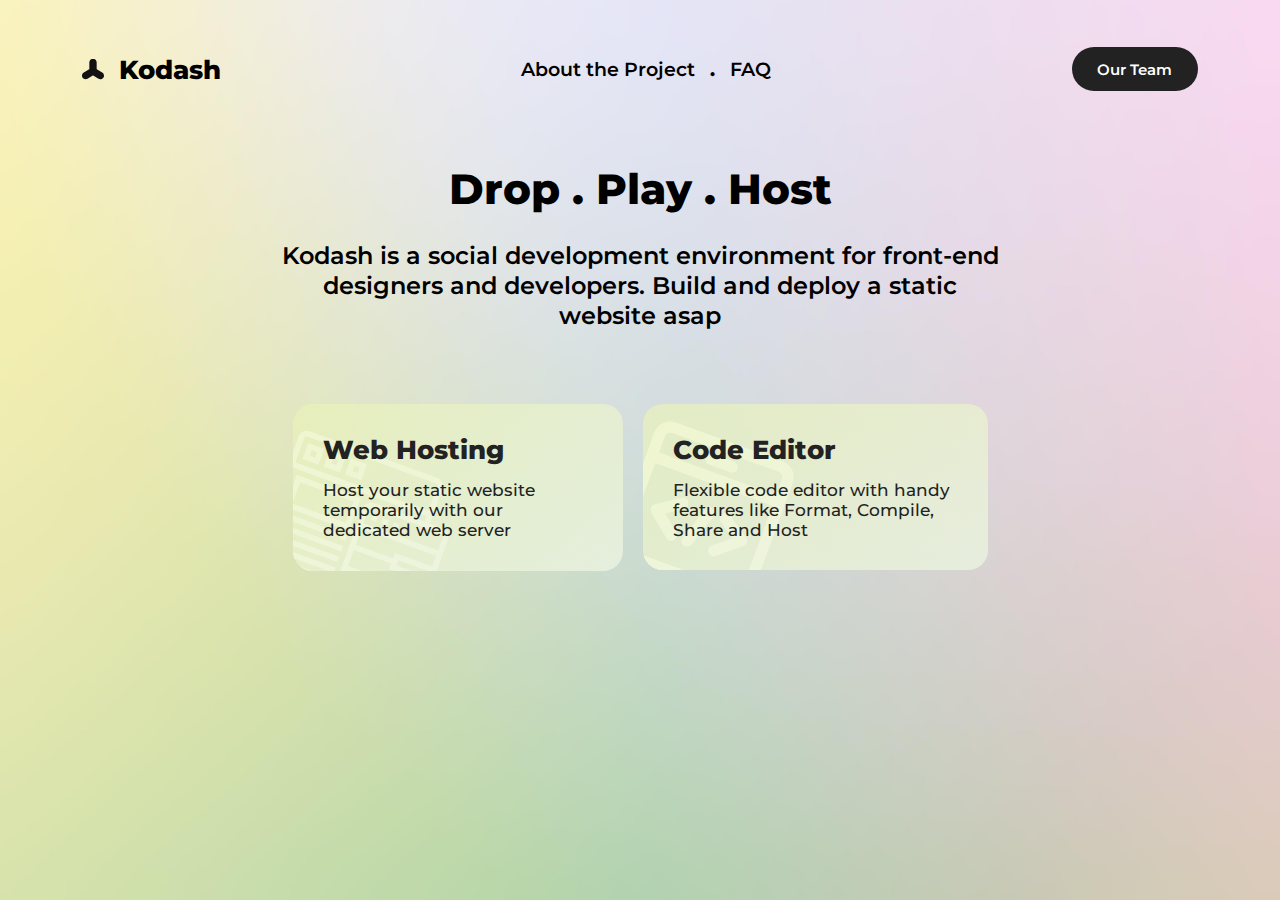
<file: index.html>
<!DOCTYPE html>
<html lang="en">
<head>
    <meta charset="UTF-8">
    <meta http-equiv="X-UA-Compatible" content="IE=edge">
    <meta name="viewport" content="width=device-width, initial-scale=1.0">
    <title>Kodash</title>
    <link rel="stylesheet" href="./styles/style.css">
    <link rel="icon" href="./assets/logo.svg" type="image/icon">

    <link rel="preconnect" href="https://fonts.googleapis.com">
    <link rel="preconnect" href="https://fonts.gstatic.com" crossorigin>
    <link href="https://fonts.googleapis.com/css2?family=Montserrat:ital,wght@0,100;0,200;0,300;0,400;0,500;0,600;0,700;0,800;0,900;1,100;1,200;1,300;1,400;1,500;1,600;1,700;1,800;1,900&display=swap" rel="stylesheet">
</head>
<body>
    <header class="flex">
        <div class="logo-box align-flex">
            <img src="./assets/logo.svg" alt="" class="logo">
            Kodash
        </div>
        <nav class="navBar align-flex">
            <button class="about btn"><a href="#">About the Project</a></button>
            <div class="dot">.</div>
            <button class="FAQ btn"><a href="#">FAQ</a></button>
            <img src="./assets/cross.svg" alt="" class="close">
        </nav>
        <button class="tm"><a href="team.html" class="team">Our Team</a></button>
        <div class="hamburger">
            <img src="./assets/hamburger.svg" alt="hamburger menu" class="hamMenu">
        </div>
    </header>
    <main class="align-flex">
        <p class="dph">Drop . Play . Host</p>
        <p class="description">Kodash is a social development environment for front-end designers and developers. Build and deploy a static website asap</p>
        <div class="toolBtn flex">
            <a href="hosting.html" class="hostBtn">
                <button class="btn">
                    <svg width="170pt" height="170pt" version="1.1" viewBox="0 0 700 700" class="hostLogo">
                    <defs>
                    <symbol id="m" overflow="visible">
                    <path d="m29.312-1.75c-1.5117 0.78125-3.0898 1.3711-4.7344 1.7656-1.6367 0.40625-3.3398 0.60938-5.1094 0.60938-5.3125 0-9.5273-1.4844-12.641-4.4531-3.1055-2.9688-4.6562-7-4.6562-12.094s1.5508-9.125 4.6562-12.094c3.1133-2.9688 7.3281-4.4531 12.641-4.4531 1.7695 0 3.4727 0.19922 5.1094 0.59375 1.6445 0.39844 3.2227 0.99219 4.7344 1.7812v6.5938c-1.5312-1.0391-3.0391-1.8008-4.5156-2.2812-1.4805-0.48828-3.0391-0.73438-4.6719-0.73438-2.9375 0-5.2461 0.94531-6.9219 2.8281-1.6797 1.875-2.5156 4.4648-2.5156 7.7656 0 3.293 0.83594 5.8828 2.5156 7.7656 1.6758 1.875 3.9844 2.8125 6.9219 2.8125 1.6328 0 3.1914-0.23828 4.6719-0.71875 1.4766-0.48828 2.9844-1.2539 4.5156-2.2969z"/>
                    </symbol>
                    <symbol id="h" overflow="visible">
                    <path d="m21.453-17.406c-0.67969-0.3125-1.3516-0.53906-2.0156-0.6875-0.65625-0.15625-1.3203-0.23438-1.9844-0.23438-1.9688 0-3.4844 0.63281-4.5469 1.8906-1.0547 1.2617-1.5781 3.0703-1.5781 5.4219v11.016h-7.6562v-23.922h7.6562v3.9219c0.97656-1.5625 2.1016-2.7031 3.375-3.4219 1.2812-0.71875 2.8125-1.0781 4.5938-1.0781 0.25 0 0.52344 0.011719 0.82812 0.03125 0.30078 0.023438 0.73438 0.070312 1.2969 0.14062z"/>
                    </symbol>
                    <symbol id="c" overflow="visible">
                    <path d="m27.562-12.031v2.1875h-17.891c0.1875 1.793 0.83203 3.1367 1.9375 4.0312 1.1133 0.89844 2.6719 1.3438 4.6719 1.3438 1.6016 0 3.25-0.23438 4.9375-0.70312 1.6875-0.47656 3.4219-1.2031 5.2031-2.1719v5.8906c-1.8047 0.6875-3.6094 1.2031-5.4219 1.5469-1.8125 0.35156-3.6211 0.53125-5.4219 0.53125-4.3359 0-7.7031-1.0977-10.109-3.2969-2.3984-2.207-3.5938-5.2969-3.5938-9.2656 0-3.9062 1.1758-6.9727 3.5312-9.2031 2.3633-2.2383 5.6094-3.3594 9.7344-3.3594 3.7578 0 6.7695 1.1367 9.0312 3.4062 2.2578 2.2617 3.3906 5.2812 3.3906 9.0625zm-7.8594-2.5312c0-1.457-0.42969-2.6289-1.2812-3.5156-0.84375-0.89453-1.9492-1.3438-3.3125-1.3438-1.4922 0-2.6992 0.41797-3.625 1.25-0.91797 0.83594-1.4922 2.0391-1.7188 3.6094z"/>
                    </symbol>
                    <symbol id="b" overflow="visible">
                    <path d="m14.391-10.766c-1.5938 0-2.793 0.27344-3.5938 0.8125-0.80469 0.54297-1.2031 1.3398-1.2031 2.3906 0 0.96875 0.32031 1.7305 0.96875 2.2812 0.64453 0.54297 1.5469 0.8125 2.7031 0.8125 1.4375 0 2.6445-0.51562 3.625-1.5469 0.98828-1.0312 1.4844-2.3203 1.4844-3.875v-0.875zm11.688-2.8906v13.656h-7.7031v-3.5469c-1.0312 1.4492-2.1875 2.5078-3.4688 3.1719s-2.8398 1-4.6719 1c-2.4805 0-4.4961-0.72266-6.0469-2.1719-1.543-1.4453-2.3125-3.3203-2.3125-5.625 0-2.8125 0.96094-4.8672 2.8906-6.1719 1.9375-1.3125 4.9688-1.9688 9.0938-1.9688h4.5156v-0.60938c0-1.207-0.48047-2.0938-1.4375-2.6562-0.94922-0.5625-2.4375-0.84375-4.4688-0.84375-1.6367 0-3.1562 0.16797-4.5625 0.5-1.4062 0.32422-2.7188 0.8125-3.9375 1.4688v-5.8281c1.6445-0.40625 3.2891-0.70703 4.9375-0.90625 1.6562-0.20703 3.3047-0.3125 4.9531-0.3125 4.3203 0 7.4375 0.85547 9.3438 2.5625 1.9141 1.6992 2.875 4.4609 2.875 8.2812z"/>
                    </symbol>
                    <symbol id="g" overflow="visible">
                    <path d="m12.031-30.719v6.7969h7.875v5.4688h-7.875v10.141c0 1.1172 0.21875 1.8711 0.65625 2.2656 0.4375 0.38672 1.3125 0.57812 2.625 0.57812h3.9375v5.4688h-6.5625c-3.0234 0-5.1641-0.62891-6.4219-1.8906-1.2617-1.2578-1.8906-3.3984-1.8906-6.4219v-10.141h-3.7969v-5.4688h3.7969v-6.7969z"/>
                    </symbol>
                    <symbol id="f" overflow="visible">
                    <path d="m19.953-20.422v-12.812h7.6875v33.234h-7.6875v-3.4531c-1.0547 1.4062-2.2148 2.4375-3.4844 3.0938-1.2734 0.65625-2.7422 0.98438-4.4062 0.98438-2.9492 0-5.3711-1.1719-7.2656-3.5156-1.8867-2.3438-2.8281-5.3594-2.8281-9.0469s0.94141-6.7031 2.8281-9.0469c1.8945-2.3438 4.3164-3.5156 7.2656-3.5156 1.6562 0 3.1172 0.33594 4.3906 1 1.2812 0.65625 2.4453 1.6836 3.5 3.0781zm-5.0469 15.484c1.6445 0 2.8945-0.59766 3.75-1.7969 0.86328-1.1953 1.2969-2.9297 1.2969-5.2031 0-2.2812-0.43359-4.0195-1.2969-5.2188-0.85547-1.1953-2.1055-1.7969-3.75-1.7969-1.625 0-2.8711 0.60156-3.7344 1.7969-0.85547 1.1992-1.2812 2.9375-1.2812 5.2188 0 2.2734 0.42578 4.0078 1.2812 5.2031 0.86328 1.1992 2.1094 1.7969 3.7344 1.7969z"/>
                    </symbol>
                    <symbol id="e" overflow="visible">
                    <path d="m16.406-4.9375c1.6328 0 2.8828-0.59766 3.75-1.7969 0.86328-1.1953 1.2969-2.9297 1.2969-5.2031 0-2.2812-0.43359-4.0195-1.2969-5.2188-0.86719-1.1953-2.1172-1.7969-3.75-1.7969-1.6367 0-2.8906 0.60547-3.7656 1.8125-0.875 1.1992-1.3125 2.9336-1.3125 5.2031 0 2.2617 0.4375 3.9961 1.3125 5.2031 0.875 1.1992 2.1289 1.7969 3.7656 1.7969zm-5.0781-15.484c1.0508-1.3945 2.2188-2.4219 3.5-3.0781 1.2812-0.66406 2.7539-1 4.4219-1 2.9453 0 5.3672 1.1719 7.2656 3.5156 1.8945 2.3438 2.8438 5.3594 2.8438 9.0469s-0.94922 6.7031-2.8438 9.0469c-1.8984 2.3438-4.3203 3.5156-7.2656 3.5156-1.668 0-3.1406-0.33594-4.4219-1s-2.4492-1.6914-3.5-3.0781v3.4531h-7.6562v-33.234h7.6562z"/>
                    </symbol>
                    <symbol id="a" overflow="visible">
                    <path d="m0.53125-23.922h7.6562l6.4219 16.234 5.4688-16.234h7.6562l-10.062 26.188c-1.0117 2.6641-2.1953 4.5234-3.5469 5.5781-1.3438 1.0625-3.1211 1.5938-5.3281 1.5938h-4.4219v-5.0156h2.3906c1.3008 0 2.2422-0.21094 2.8281-0.625 0.59375-0.40625 1.0547-1.1484 1.3906-2.2188l0.20312-0.65625z"/>
                    </symbol>
                    <symbol id="d" overflow="visible">
                    <path d="m4.0156-31.891h22.203v6.2188h-13.984v5.9375h13.141v6.2188h-13.141v7.2969h14.453v6.2188h-22.672z"/>
                    </symbol>
                    <symbol id="l" overflow="visible">
                    <path d="m3.4219-9.3125v-14.609h7.6875v2.3906c0 1.293-0.011719 2.918-0.03125 4.875-0.011719 1.9609-0.015625 3.2656-0.015625 3.9219 0 1.9297 0.046875 3.3125 0.14062 4.1562 0.10156 0.84375 0.28125 1.4609 0.53125 1.8438 0.3125 0.5 0.71875 0.88672 1.2188 1.1562 0.50781 0.27344 1.0938 0.40625 1.75 0.40625 1.5938 0 2.8438-0.60938 3.75-1.8281 0.91406-1.2266 1.375-2.9297 1.375-5.1094v-11.812h7.6406v23.922h-7.6406v-3.4531c-1.1562 1.3867-2.3828 2.4141-3.6719 3.0781-1.2812 0.66406-2.6992 1-4.25 1-2.7734 0-4.8828-0.84766-6.3281-2.5469-1.4375-1.6953-2.1562-4.1602-2.1562-7.3906z"/>
                    </symbol>
                    <symbol id="k" overflow="visible">
                    <path d="m23-23.172v6.2344c-1.0312-0.71875-2.0742-1.2422-3.125-1.5781-1.043-0.34375-2.125-0.51562-3.25-0.51562-2.1367 0-3.8047 0.625-5 1.875-1.1875 1.2422-1.7812 2.9805-1.7812 5.2188 0 2.2305 0.59375 3.9688 1.7812 5.2188 1.1953 1.25 2.8633 1.875 5 1.875 1.1953 0 2.332-0.17578 3.4062-0.53125 1.0703-0.36328 2.0625-0.89453 2.9688-1.5938v6.2656c-1.1875 0.4375-2.4023 0.76562-3.6406 0.98438-1.2305 0.22656-2.4648 0.34375-3.7031 0.34375-4.3125 0-7.6875-1.1094-10.125-3.3281s-3.6562-5.2969-3.6562-9.2344c0-3.9453 1.2188-7.0234 3.6562-9.2344 2.4375-2.2188 5.8125-3.3281 10.125-3.3281 1.25 0 2.4844 0.10938 3.7031 0.32812s2.4297 0.55469 3.6406 1z"/>
                    </symbol>
                    <symbol id="j" overflow="visible">
                    <path d="m3.6719-33.234h7.6562v33.234h-7.6562z"/>
                    </symbol>
                    <symbol id="i" overflow="visible">
                    <path d="m11.328-3.4531v12.547h-7.6562v-33.016h7.6562v3.5c1.0508-1.3945 2.2188-2.4219 3.5-3.0781 1.2812-0.66406 2.7539-1 4.4219-1 2.9453 0 5.3672 1.1719 7.2656 3.5156 1.8945 2.3438 2.8438 5.3594 2.8438 9.0469s-0.94922 6.7031-2.8438 9.0469c-1.8984 2.3438-4.3203 3.5156-7.2656 3.5156-1.668 0-3.1406-0.33594-4.4219-1s-2.4492-1.6914-3.5-3.0781zm5.0781-15.5c-1.6367 0-2.8906 0.60547-3.7656 1.8125-0.875 1.1992-1.3125 2.9336-1.3125 5.2031 0 2.2617 0.4375 3.9961 1.3125 5.2031 0.875 1.1992 2.1289 1.7969 3.7656 1.7969 1.6328 0 2.8828-0.59766 3.75-1.7969 0.86328-1.1953 1.2969-2.9297 1.2969-5.2031 0-2.2812-0.43359-4.0195-1.2969-5.2188-0.86719-1.1953-2.1172-1.7969-3.75-1.7969z"/>
                    </symbol>
                    </defs>
                    <g>
                    <path d="m595 148.75h-43.75v-113.75c0-14.473-11.777-26.25-26.25-26.25h-420c-14.473 0-26.25 11.777-26.25 26.25v367.5c0 14.473 11.777 26.25 26.25 26.25h236.25v81.664l30.625 40.836h218.75l30.625-40.836v-335.41c0-14.473-11.777-26.25-26.25-26.25zm8.75 26.25v43.75h-245v-43.75c0-4.8203 3.9219-8.75 8.75-8.75h227.5c4.8281 0 8.75 3.9297 8.75 8.75zm-245 323.75v-52.5h122.5v17.5h122.5v35zm140-52.5v-17.5h105v17.5zm-17.5-35v17.5h-122.5v-52.5h122.5v17.5h122.5v17.5zm17.5-35v-17.5h105v17.5zm-17.5-35v17.5h-122.5v-52.5h122.5v17.5h122.5v17.5zm17.5-35v-17.5h105v17.5zm-17.5-35v17.5h-122.5v-52.5h245v35zm-376.25-245h420c4.8281 0 8.75 3.9297 8.75 8.75v78.75h-437.5v-78.75c0-4.8203 3.9219-8.75 8.75-8.75zm0 385c-4.8281 0-8.75-3.9297-8.75-8.75v-271.25h437.5v17.5h-166.25c-14.473 0-26.25 11.777-26.25 26.25v236.25zm476.88 122.5h-201.25l-13.125-17.5h227.5z"/>
                    <path d="m411.25 183.75h17.5v17.5h-17.5z"/>
                    <path d="m446.25 183.75h17.5v17.5h-17.5z"/>
                    <path d="m376.25 183.75h17.5v17.5h-17.5z"/>
                    <path d="m166.25 43.75h-52.5v52.5h52.5zm-17.5 35h-17.5v-17.5h17.5z"/>
                    <path d="m236.25 43.75h-52.5v52.5h52.5zm-17.5 35h-17.5v-17.5h17.5z"/>
                    <path d="m306.25 43.75h-52.5v52.5h52.5zm-17.5 35h-17.5v-17.5h17.5z"/>
                    <path d="m113.75 253.75h210v-105h-210zm17.5-87.5h175v70h-175z"/>
                    <path d="m113.75 306.25h17.5v17.5h-17.5z"/>
                    <path d="m148.75 306.25h175v17.5h-175z"/>
                    <path d="m113.75 341.25h210v17.5h-210z"/>
                    <path d="m113.75 376.25h210v17.5h-210z"/>
                    <path d="m113.75 271.25h140v17.5h-140z"/>
                    <path d="m271.25 271.25h17.5v17.5h-17.5z"/>
                    <path d="m306.25 271.25h17.5v17.5h-17.5z"/>
                    <use x="70" y="691.25" xlink:href="#m"/>
                    <use x="102.109375" y="691.25" xlink:href="#h"/>
                    <use x="123.683594" y="691.25" xlink:href="#c"/>
                    <use x="153.355469" y="691.25" xlink:href="#b"/>
                    <use x="182.878906" y="691.25" xlink:href="#g"/>
                    <use x="203.792969" y="691.25" xlink:href="#c"/>
                    <use x="233.464844" y="691.25" xlink:href="#f"/>
                    <use x="280.011719" y="691.25" xlink:href="#e"/>
                    <use x="311.328125" y="691.25" xlink:href="#a"/>
                    <use x="355.078125" y="691.25" xlink:href="#d"/>
                    <use x="384.964844" y="691.25" xlink:href="#l"/>
                    <use x="416.113281" y="691.25" xlink:href="#k"/>
                    <use x="442.046875" y="691.25" xlink:href="#b"/>
                    <use x="471.570312" y="691.25" xlink:href="#j"/>
                    <use x="486.566406" y="691.25" xlink:href="#a"/>
                    <use x="515.082031" y="691.25" xlink:href="#i"/>
                    </g>
                    </svg>

                    <h1>Web Hosting</h1>
                    <p class="short-desc">Host your static website temporarily with our dedicated web server</p>
                </button>
            </a>
            <a href="editor.html">
                <button class="editorBtn btn">
                    
                    <svg width="170pt" height="170pt" version="1.1" viewBox="0 0 700 700" class="hostLogo editorLogo">
                    <g>
                    <path d="m525 52.5h-350c-13.926 0-27.277 5.5312-37.125 15.375-9.8438 9.8477-15.375 23.199-15.375 37.125v350c0 13.926 5.5312 27.277 15.375 37.125 9.8477 9.8438 23.199 15.375 37.125 15.375h350c13.926 0 27.277-5.5312 37.125-15.375 9.8438-9.8477 15.375-23.199 15.375-37.125v-350c0-13.926-5.5312-27.277-15.375-37.125-9.8477-9.8438-23.199-15.375-37.125-15.375zm-367.5 52.5c0-4.6406 1.8438-9.0938 5.125-12.375s7.7344-5.125 12.375-5.125h350c4.6406 0 9.0938 1.8438 12.375 5.125s5.125 7.7344 5.125 12.375v52.5h-385zm385 350c0 4.6406-1.8438 9.0938-5.125 12.375s-7.7344 5.125-12.375 5.125h-350c-4.6406 0-9.0938-1.8438-12.375-5.125s-5.125-7.7344-5.125-12.375v-262.5h385z"/>
                    <path d="m385 105h-70c-6.2539 0-12.031 3.3359-15.156 8.75s-3.125 12.086 0 17.5 8.9023 8.75 15.156 8.75h70c6.2539 0 12.031-3.3359 15.156-8.75s3.125-12.086 0-17.5-8.9023-8.75-15.156-8.75z"/>
                    <path d="m326.97 401.59c4.4023 1.4648 9.2031 1.1211 13.348-0.95312 4.1484-2.0742 7.3047-5.707 8.7734-10.105l35-105c1.9766-5.9414 0.63281-12.484-3.5234-17.164-4.1562-4.6797-10.492-6.7891-16.625-5.5312-6.1328 1.2617-11.125 5.6953-13.102 11.633l-35 105c-1.4609 4.4102-1.1055 9.2188 0.98047 13.367 2.0859 4.1484 5.7383 7.3008 10.148 8.7539z"/>
                    <path d="m268.78 398.46c3.5703 2.9766 8.1758 4.4102 12.801 3.9922 4.6289-0.42188 8.9023-2.6641 11.875-6.2305 2.9766-3.5703 4.4102-8.1758 3.9922-12.801-0.42188-4.6289-2.6641-8.9023-6.2305-11.875l-52.012-43.312 50.504-33.672c5.2031-3.4688 8.1602-9.4492 7.7539-15.691-0.40234-6.2383-4.1055-11.789-9.7109-14.559-5.6055-2.7695-12.266-2.3398-17.465 1.1328l-70 46.672c-4.5938 3.0625-7.4766 8.1094-7.7695 13.621-0.29688 5.5117 2.0234 10.844 6.2617 14.379z"/>
                    <path d="m406.54 396.22c2.9727 3.5742 7.2422 5.8164 11.871 6.2383 4.6289 0.41797 9.2383-1.0195 12.805-4l70-58.328c4.2383-3.5352 6.5586-8.8633 6.2617-14.375-0.29297-5.5117-3.1758-10.562-7.7695-13.625l-70-46.672c-3.8594-2.5742-8.5859-3.5117-13.137-2.6016-4.5547 0.90625-8.5586 3.5898-11.133 7.4492-2.5781 3.8633-3.5156 8.5898-2.6055 13.141 0.91016 4.5508 3.5898 8.5547 7.4531 11.133l50.504 33.672-52.012 43.312v-0.003906c-3.5664 2.9727-5.8086 7.2422-6.2266 11.867-0.42188 4.625 1.0117 9.2266 3.9883 12.793z"/>
                    </g>
                    </svg>

                    <h1>Code Editor</h1>
                    <p class="short-desc">Flexible code editor with handy features like Format, Compile, Share and Host</p>
                </button>
            </a>
        </div>
    </main>
</body>
<script src="./scripts/script.js"></script>
</html>
</file>
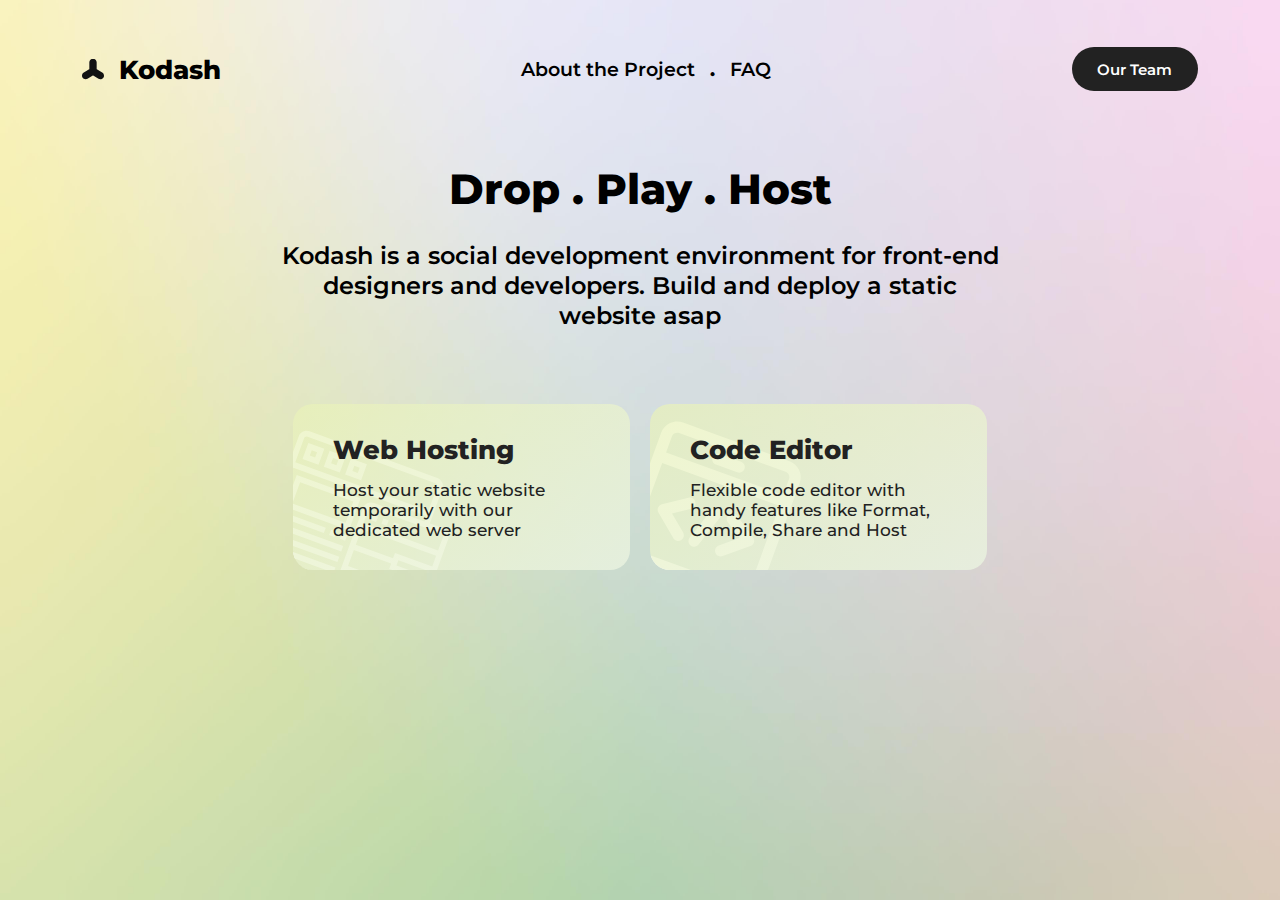
<file: frontend/index.html>
<!DOCTYPE html>
<html lang="en">
<head>
    <meta charset="UTF-8">
    <meta http-equiv="X-UA-Compatible" content="IE=edge">
    <meta name="viewport" content="width=device-width, initial-scale=1.0">
    <title>Kodash</title>
    <link rel="stylesheet" href="link/style.css">
    <link rel="icon" href="/link/logo.svg" type="image/icon">

    <link rel="preconnect" href="https://fonts.googleapis.com">
    <link rel="preconnect" href="https://fonts.gstatic.com" crossorigin>
    <link href="https://fonts.googleapis.com/css2?family=Montserrat:ital,wght@0,100;0,200;0,300;0,400;0,500;0,600;0,700;0,800;0,900;1,100;1,200;1,300;1,400;1,500;1,600;1,700;1,800;1,900&display=swap" rel="stylesheet">
</head>
<body>
    <header class="flex">
        <div class="logo-box align-flex">
            <img src="link/logo.svg" alt="" class="logo">
            Kodash
        </div>
        <nav class="navBar align-flex">
            <button class="about btn"><a href="#">About the Project</a></button>
            <div class="dot">.</div>
            <button class="FAQ btn"><a href="#">FAQ</a></button>
            <img src="link/cross.svg" alt="" class="close">
        </nav>
        <button class="tm"><a href="#" class="team">Our Team</a></button>
        <div class="hamburger">
            <img src="link/hamburger.svg" alt="hamburger menu" class="hamMenu">
        </div>
    </header>
    <main class="align-flex">
        <p class="dph">Drop . Play . Host</p>
        <p class="description">Kodash is a social development environment for front-end designers and developers. Build and deploy a static website asap</p>
        <div class="toolBtn flex">
            <button class="hostBtn btn"><a href="hosting.html">
                <svg width="170pt" height="170pt" version="1.1" viewBox="0 0 700 700" class="hostLogo">
                 <defs>
                  <symbol id="m" overflow="visible">
                   <path d="m29.312-1.75c-1.5117 0.78125-3.0898 1.3711-4.7344 1.7656-1.6367 0.40625-3.3398 0.60938-5.1094 0.60938-5.3125 0-9.5273-1.4844-12.641-4.4531-3.1055-2.9688-4.6562-7-4.6562-12.094s1.5508-9.125 4.6562-12.094c3.1133-2.9688 7.3281-4.4531 12.641-4.4531 1.7695 0 3.4727 0.19922 5.1094 0.59375 1.6445 0.39844 3.2227 0.99219 4.7344 1.7812v6.5938c-1.5312-1.0391-3.0391-1.8008-4.5156-2.2812-1.4805-0.48828-3.0391-0.73438-4.6719-0.73438-2.9375 0-5.2461 0.94531-6.9219 2.8281-1.6797 1.875-2.5156 4.4648-2.5156 7.7656 0 3.293 0.83594 5.8828 2.5156 7.7656 1.6758 1.875 3.9844 2.8125 6.9219 2.8125 1.6328 0 3.1914-0.23828 4.6719-0.71875 1.4766-0.48828 2.9844-1.2539 4.5156-2.2969z"/>
                  </symbol>
                  <symbol id="h" overflow="visible">
                   <path d="m21.453-17.406c-0.67969-0.3125-1.3516-0.53906-2.0156-0.6875-0.65625-0.15625-1.3203-0.23438-1.9844-0.23438-1.9688 0-3.4844 0.63281-4.5469 1.8906-1.0547 1.2617-1.5781 3.0703-1.5781 5.4219v11.016h-7.6562v-23.922h7.6562v3.9219c0.97656-1.5625 2.1016-2.7031 3.375-3.4219 1.2812-0.71875 2.8125-1.0781 4.5938-1.0781 0.25 0 0.52344 0.011719 0.82812 0.03125 0.30078 0.023438 0.73438 0.070312 1.2969 0.14062z"/>
                  </symbol>
                  <symbol id="c" overflow="visible">
                   <path d="m27.562-12.031v2.1875h-17.891c0.1875 1.793 0.83203 3.1367 1.9375 4.0312 1.1133 0.89844 2.6719 1.3438 4.6719 1.3438 1.6016 0 3.25-0.23438 4.9375-0.70312 1.6875-0.47656 3.4219-1.2031 5.2031-2.1719v5.8906c-1.8047 0.6875-3.6094 1.2031-5.4219 1.5469-1.8125 0.35156-3.6211 0.53125-5.4219 0.53125-4.3359 0-7.7031-1.0977-10.109-3.2969-2.3984-2.207-3.5938-5.2969-3.5938-9.2656 0-3.9062 1.1758-6.9727 3.5312-9.2031 2.3633-2.2383 5.6094-3.3594 9.7344-3.3594 3.7578 0 6.7695 1.1367 9.0312 3.4062 2.2578 2.2617 3.3906 5.2812 3.3906 9.0625zm-7.8594-2.5312c0-1.457-0.42969-2.6289-1.2812-3.5156-0.84375-0.89453-1.9492-1.3438-3.3125-1.3438-1.4922 0-2.6992 0.41797-3.625 1.25-0.91797 0.83594-1.4922 2.0391-1.7188 3.6094z"/>
                  </symbol>
                  <symbol id="b" overflow="visible">
                   <path d="m14.391-10.766c-1.5938 0-2.793 0.27344-3.5938 0.8125-0.80469 0.54297-1.2031 1.3398-1.2031 2.3906 0 0.96875 0.32031 1.7305 0.96875 2.2812 0.64453 0.54297 1.5469 0.8125 2.7031 0.8125 1.4375 0 2.6445-0.51562 3.625-1.5469 0.98828-1.0312 1.4844-2.3203 1.4844-3.875v-0.875zm11.688-2.8906v13.656h-7.7031v-3.5469c-1.0312 1.4492-2.1875 2.5078-3.4688 3.1719s-2.8398 1-4.6719 1c-2.4805 0-4.4961-0.72266-6.0469-2.1719-1.543-1.4453-2.3125-3.3203-2.3125-5.625 0-2.8125 0.96094-4.8672 2.8906-6.1719 1.9375-1.3125 4.9688-1.9688 9.0938-1.9688h4.5156v-0.60938c0-1.207-0.48047-2.0938-1.4375-2.6562-0.94922-0.5625-2.4375-0.84375-4.4688-0.84375-1.6367 0-3.1562 0.16797-4.5625 0.5-1.4062 0.32422-2.7188 0.8125-3.9375 1.4688v-5.8281c1.6445-0.40625 3.2891-0.70703 4.9375-0.90625 1.6562-0.20703 3.3047-0.3125 4.9531-0.3125 4.3203 0 7.4375 0.85547 9.3438 2.5625 1.9141 1.6992 2.875 4.4609 2.875 8.2812z"/>
                  </symbol>
                  <symbol id="g" overflow="visible">
                   <path d="m12.031-30.719v6.7969h7.875v5.4688h-7.875v10.141c0 1.1172 0.21875 1.8711 0.65625 2.2656 0.4375 0.38672 1.3125 0.57812 2.625 0.57812h3.9375v5.4688h-6.5625c-3.0234 0-5.1641-0.62891-6.4219-1.8906-1.2617-1.2578-1.8906-3.3984-1.8906-6.4219v-10.141h-3.7969v-5.4688h3.7969v-6.7969z"/>
                  </symbol>
                  <symbol id="f" overflow="visible">
                   <path d="m19.953-20.422v-12.812h7.6875v33.234h-7.6875v-3.4531c-1.0547 1.4062-2.2148 2.4375-3.4844 3.0938-1.2734 0.65625-2.7422 0.98438-4.4062 0.98438-2.9492 0-5.3711-1.1719-7.2656-3.5156-1.8867-2.3438-2.8281-5.3594-2.8281-9.0469s0.94141-6.7031 2.8281-9.0469c1.8945-2.3438 4.3164-3.5156 7.2656-3.5156 1.6562 0 3.1172 0.33594 4.3906 1 1.2812 0.65625 2.4453 1.6836 3.5 3.0781zm-5.0469 15.484c1.6445 0 2.8945-0.59766 3.75-1.7969 0.86328-1.1953 1.2969-2.9297 1.2969-5.2031 0-2.2812-0.43359-4.0195-1.2969-5.2188-0.85547-1.1953-2.1055-1.7969-3.75-1.7969-1.625 0-2.8711 0.60156-3.7344 1.7969-0.85547 1.1992-1.2812 2.9375-1.2812 5.2188 0 2.2734 0.42578 4.0078 1.2812 5.2031 0.86328 1.1992 2.1094 1.7969 3.7344 1.7969z"/>
                  </symbol>
                  <symbol id="e" overflow="visible">
                   <path d="m16.406-4.9375c1.6328 0 2.8828-0.59766 3.75-1.7969 0.86328-1.1953 1.2969-2.9297 1.2969-5.2031 0-2.2812-0.43359-4.0195-1.2969-5.2188-0.86719-1.1953-2.1172-1.7969-3.75-1.7969-1.6367 0-2.8906 0.60547-3.7656 1.8125-0.875 1.1992-1.3125 2.9336-1.3125 5.2031 0 2.2617 0.4375 3.9961 1.3125 5.2031 0.875 1.1992 2.1289 1.7969 3.7656 1.7969zm-5.0781-15.484c1.0508-1.3945 2.2188-2.4219 3.5-3.0781 1.2812-0.66406 2.7539-1 4.4219-1 2.9453 0 5.3672 1.1719 7.2656 3.5156 1.8945 2.3438 2.8438 5.3594 2.8438 9.0469s-0.94922 6.7031-2.8438 9.0469c-1.8984 2.3438-4.3203 3.5156-7.2656 3.5156-1.668 0-3.1406-0.33594-4.4219-1s-2.4492-1.6914-3.5-3.0781v3.4531h-7.6562v-33.234h7.6562z"/>
                  </symbol>
                  <symbol id="a" overflow="visible">
                   <path d="m0.53125-23.922h7.6562l6.4219 16.234 5.4688-16.234h7.6562l-10.062 26.188c-1.0117 2.6641-2.1953 4.5234-3.5469 5.5781-1.3438 1.0625-3.1211 1.5938-5.3281 1.5938h-4.4219v-5.0156h2.3906c1.3008 0 2.2422-0.21094 2.8281-0.625 0.59375-0.40625 1.0547-1.1484 1.3906-2.2188l0.20312-0.65625z"/>
                  </symbol>
                  <symbol id="d" overflow="visible">
                   <path d="m4.0156-31.891h22.203v6.2188h-13.984v5.9375h13.141v6.2188h-13.141v7.2969h14.453v6.2188h-22.672z"/>
                  </symbol>
                  <symbol id="l" overflow="visible">
                   <path d="m3.4219-9.3125v-14.609h7.6875v2.3906c0 1.293-0.011719 2.918-0.03125 4.875-0.011719 1.9609-0.015625 3.2656-0.015625 3.9219 0 1.9297 0.046875 3.3125 0.14062 4.1562 0.10156 0.84375 0.28125 1.4609 0.53125 1.8438 0.3125 0.5 0.71875 0.88672 1.2188 1.1562 0.50781 0.27344 1.0938 0.40625 1.75 0.40625 1.5938 0 2.8438-0.60938 3.75-1.8281 0.91406-1.2266 1.375-2.9297 1.375-5.1094v-11.812h7.6406v23.922h-7.6406v-3.4531c-1.1562 1.3867-2.3828 2.4141-3.6719 3.0781-1.2812 0.66406-2.6992 1-4.25 1-2.7734 0-4.8828-0.84766-6.3281-2.5469-1.4375-1.6953-2.1562-4.1602-2.1562-7.3906z"/>
                  </symbol>
                  <symbol id="k" overflow="visible">
                   <path d="m23-23.172v6.2344c-1.0312-0.71875-2.0742-1.2422-3.125-1.5781-1.043-0.34375-2.125-0.51562-3.25-0.51562-2.1367 0-3.8047 0.625-5 1.875-1.1875 1.2422-1.7812 2.9805-1.7812 5.2188 0 2.2305 0.59375 3.9688 1.7812 5.2188 1.1953 1.25 2.8633 1.875 5 1.875 1.1953 0 2.332-0.17578 3.4062-0.53125 1.0703-0.36328 2.0625-0.89453 2.9688-1.5938v6.2656c-1.1875 0.4375-2.4023 0.76562-3.6406 0.98438-1.2305 0.22656-2.4648 0.34375-3.7031 0.34375-4.3125 0-7.6875-1.1094-10.125-3.3281s-3.6562-5.2969-3.6562-9.2344c0-3.9453 1.2188-7.0234 3.6562-9.2344 2.4375-2.2188 5.8125-3.3281 10.125-3.3281 1.25 0 2.4844 0.10938 3.7031 0.32812s2.4297 0.55469 3.6406 1z"/>
                  </symbol>
                  <symbol id="j" overflow="visible">
                   <path d="m3.6719-33.234h7.6562v33.234h-7.6562z"/>
                  </symbol>
                  <symbol id="i" overflow="visible">
                   <path d="m11.328-3.4531v12.547h-7.6562v-33.016h7.6562v3.5c1.0508-1.3945 2.2188-2.4219 3.5-3.0781 1.2812-0.66406 2.7539-1 4.4219-1 2.9453 0 5.3672 1.1719 7.2656 3.5156 1.8945 2.3438 2.8438 5.3594 2.8438 9.0469s-0.94922 6.7031-2.8438 9.0469c-1.8984 2.3438-4.3203 3.5156-7.2656 3.5156-1.668 0-3.1406-0.33594-4.4219-1s-2.4492-1.6914-3.5-3.0781zm5.0781-15.5c-1.6367 0-2.8906 0.60547-3.7656 1.8125-0.875 1.1992-1.3125 2.9336-1.3125 5.2031 0 2.2617 0.4375 3.9961 1.3125 5.2031 0.875 1.1992 2.1289 1.7969 3.7656 1.7969 1.6328 0 2.8828-0.59766 3.75-1.7969 0.86328-1.1953 1.2969-2.9297 1.2969-5.2031 0-2.2812-0.43359-4.0195-1.2969-5.2188-0.86719-1.1953-2.1172-1.7969-3.75-1.7969z"/>
                  </symbol>
                 </defs>
                 <g>
                  <path d="m595 148.75h-43.75v-113.75c0-14.473-11.777-26.25-26.25-26.25h-420c-14.473 0-26.25 11.777-26.25 26.25v367.5c0 14.473 11.777 26.25 26.25 26.25h236.25v81.664l30.625 40.836h218.75l30.625-40.836v-335.41c0-14.473-11.777-26.25-26.25-26.25zm8.75 26.25v43.75h-245v-43.75c0-4.8203 3.9219-8.75 8.75-8.75h227.5c4.8281 0 8.75 3.9297 8.75 8.75zm-245 323.75v-52.5h122.5v17.5h122.5v35zm140-52.5v-17.5h105v17.5zm-17.5-35v17.5h-122.5v-52.5h122.5v17.5h122.5v17.5zm17.5-35v-17.5h105v17.5zm-17.5-35v17.5h-122.5v-52.5h122.5v17.5h122.5v17.5zm17.5-35v-17.5h105v17.5zm-17.5-35v17.5h-122.5v-52.5h245v35zm-376.25-245h420c4.8281 0 8.75 3.9297 8.75 8.75v78.75h-437.5v-78.75c0-4.8203 3.9219-8.75 8.75-8.75zm0 385c-4.8281 0-8.75-3.9297-8.75-8.75v-271.25h437.5v17.5h-166.25c-14.473 0-26.25 11.777-26.25 26.25v236.25zm476.88 122.5h-201.25l-13.125-17.5h227.5z"/>
                  <path d="m411.25 183.75h17.5v17.5h-17.5z"/>
                  <path d="m446.25 183.75h17.5v17.5h-17.5z"/>
                  <path d="m376.25 183.75h17.5v17.5h-17.5z"/>
                  <path d="m166.25 43.75h-52.5v52.5h52.5zm-17.5 35h-17.5v-17.5h17.5z"/>
                  <path d="m236.25 43.75h-52.5v52.5h52.5zm-17.5 35h-17.5v-17.5h17.5z"/>
                  <path d="m306.25 43.75h-52.5v52.5h52.5zm-17.5 35h-17.5v-17.5h17.5z"/>
                  <path d="m113.75 253.75h210v-105h-210zm17.5-87.5h175v70h-175z"/>
                  <path d="m113.75 306.25h17.5v17.5h-17.5z"/>
                  <path d="m148.75 306.25h175v17.5h-175z"/>
                  <path d="m113.75 341.25h210v17.5h-210z"/>
                  <path d="m113.75 376.25h210v17.5h-210z"/>
                  <path d="m113.75 271.25h140v17.5h-140z"/>
                  <path d="m271.25 271.25h17.5v17.5h-17.5z"/>
                  <path d="m306.25 271.25h17.5v17.5h-17.5z"/>
                  <use x="70" y="691.25" xlink:href="#m"/>
                  <use x="102.109375" y="691.25" xlink:href="#h"/>
                  <use x="123.683594" y="691.25" xlink:href="#c"/>
                  <use x="153.355469" y="691.25" xlink:href="#b"/>
                  <use x="182.878906" y="691.25" xlink:href="#g"/>
                  <use x="203.792969" y="691.25" xlink:href="#c"/>
                  <use x="233.464844" y="691.25" xlink:href="#f"/>
                  <use x="280.011719" y="691.25" xlink:href="#e"/>
                  <use x="311.328125" y="691.25" xlink:href="#a"/>
                  <use x="355.078125" y="691.25" xlink:href="#d"/>
                  <use x="384.964844" y="691.25" xlink:href="#l"/>
                  <use x="416.113281" y="691.25" xlink:href="#k"/>
                  <use x="442.046875" y="691.25" xlink:href="#b"/>
                  <use x="471.570312" y="691.25" xlink:href="#j"/>
                  <use x="486.566406" y="691.25" xlink:href="#a"/>
                  <use x="515.082031" y="691.25" xlink:href="#i"/>
                 </g>
                </svg>

                <h1>Web Hosting</h1>
                <p class="short-desc">Host your static website temporarily with our dedicated web server</p>
                </a>
            </button>
            <button class="editorBtn btn">
                
                <svg width="170pt" height="170pt" version="1.1" viewBox="0 0 700 700" class="hostLogo editorLogo">
                 <g>
                  <path d="m525 52.5h-350c-13.926 0-27.277 5.5312-37.125 15.375-9.8438 9.8477-15.375 23.199-15.375 37.125v350c0 13.926 5.5312 27.277 15.375 37.125 9.8477 9.8438 23.199 15.375 37.125 15.375h350c13.926 0 27.277-5.5312 37.125-15.375 9.8438-9.8477 15.375-23.199 15.375-37.125v-350c0-13.926-5.5312-27.277-15.375-37.125-9.8477-9.8438-23.199-15.375-37.125-15.375zm-367.5 52.5c0-4.6406 1.8438-9.0938 5.125-12.375s7.7344-5.125 12.375-5.125h350c4.6406 0 9.0938 1.8438 12.375 5.125s5.125 7.7344 5.125 12.375v52.5h-385zm385 350c0 4.6406-1.8438 9.0938-5.125 12.375s-7.7344 5.125-12.375 5.125h-350c-4.6406 0-9.0938-1.8438-12.375-5.125s-5.125-7.7344-5.125-12.375v-262.5h385z"/>
                  <path d="m385 105h-70c-6.2539 0-12.031 3.3359-15.156 8.75s-3.125 12.086 0 17.5 8.9023 8.75 15.156 8.75h70c6.2539 0 12.031-3.3359 15.156-8.75s3.125-12.086 0-17.5-8.9023-8.75-15.156-8.75z"/>
                  <path d="m326.97 401.59c4.4023 1.4648 9.2031 1.1211 13.348-0.95312 4.1484-2.0742 7.3047-5.707 8.7734-10.105l35-105c1.9766-5.9414 0.63281-12.484-3.5234-17.164-4.1562-4.6797-10.492-6.7891-16.625-5.5312-6.1328 1.2617-11.125 5.6953-13.102 11.633l-35 105c-1.4609 4.4102-1.1055 9.2188 0.98047 13.367 2.0859 4.1484 5.7383 7.3008 10.148 8.7539z"/>
                  <path d="m268.78 398.46c3.5703 2.9766 8.1758 4.4102 12.801 3.9922 4.6289-0.42188 8.9023-2.6641 11.875-6.2305 2.9766-3.5703 4.4102-8.1758 3.9922-12.801-0.42188-4.6289-2.6641-8.9023-6.2305-11.875l-52.012-43.312 50.504-33.672c5.2031-3.4688 8.1602-9.4492 7.7539-15.691-0.40234-6.2383-4.1055-11.789-9.7109-14.559-5.6055-2.7695-12.266-2.3398-17.465 1.1328l-70 46.672c-4.5938 3.0625-7.4766 8.1094-7.7695 13.621-0.29688 5.5117 2.0234 10.844 6.2617 14.379z"/>
                  <path d="m406.54 396.22c2.9727 3.5742 7.2422 5.8164 11.871 6.2383 4.6289 0.41797 9.2383-1.0195 12.805-4l70-58.328c4.2383-3.5352 6.5586-8.8633 6.2617-14.375-0.29297-5.5117-3.1758-10.562-7.7695-13.625l-70-46.672c-3.8594-2.5742-8.5859-3.5117-13.137-2.6016-4.5547 0.90625-8.5586 3.5898-11.133 7.4492-2.5781 3.8633-3.5156 8.5898-2.6055 13.141 0.91016 4.5508 3.5898 8.5547 7.4531 11.133l50.504 33.672-52.012 43.312v-0.003906c-3.5664 2.9727-5.8086 7.2422-6.2266 11.867-0.42188 4.625 1.0117 9.2266 3.9883 12.793z"/>
                 </g>
                </svg>

                <h1>Code Editor</h1>
                <p class="short-desc">Flexible code editor with handy features like Format, Compile, Share and Host</p>
            </button>
        </div>
    </main>
</body>
<script src="link/script.js"></script>
</html>
</file>
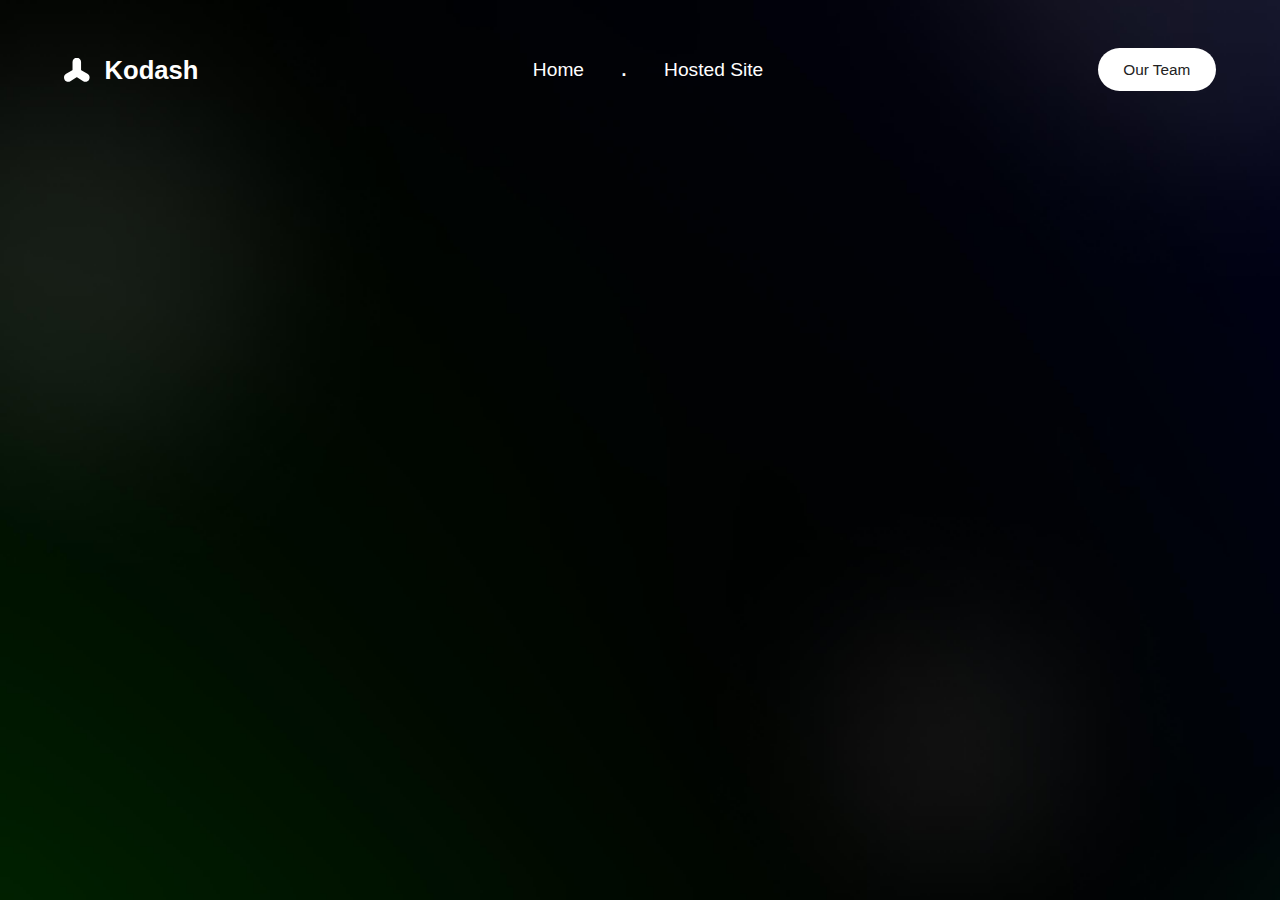
<file: about.html>
<!DOCTYPE html>
<html lang="en">
<head>
    <meta charset="UTF-8">
    <meta http-equiv="X-UA-Compatible" content="IE=edge">
    <meta name="viewport" content="width=device-width, initial-scale=1.0">
    <link rel="stylesheet" href="styles/about.css">
    <title>About Kodash</title>
</head>
<body>
    <header class="flex">
        <div class="logo-box align-flex">
            <svg width="30" height="30" viewBox="0 0 48 45" class="logo">
            <path fill-rule="evenodd" clip-rule="evenodd" d="M24 0C19.591 0 15.9999 3.60704 15.9999 8.03564V22.4998C15.9999 22.7882 15.8471 23.0508 15.5985 23.195L4.0061 30.0605C1.5321 31.4954 0.00494956 34.1447 1.23499e-05 37.0052C-0.00248771 38.4354 0.374664 39.8105 1.06252 41.0072C1.75037 42.2039 2.7483 43.2213 3.98288 43.9341C5.18683 44.6293 6.52829 44.9845 7.87404 44.9992C9.28801 45.015 10.7059 44.6552 11.9738 43.9198L23.6 36.5894C23.7225 36.5184 23.8628 36.4825 24 36.4829C24.1414 36.4829 24.28 36.5224 24.4061 36.5959L36.0277 43.9205C37.283 44.6488 38.6552 44.9971 40.0099 45C42.7746 45.0057 45.4654 43.5726 46.9389 41.0094C47.6604 39.7546 48.0022 38.381 48 37.0242C47.9961 34.2516 46.5585 31.5478 43.9949 30.0609L32.3998 23.195C32.1512 23.0508 31.9998 22.7882 31.9998 22.4998V8.03566C31.9998 3.60706 28.4087 2.73254e-05 23.9997 2.73254e-05L24 0Z" fill="#fff"/>
            </svg>
            Kodash
        </div>
        <nav class="navBar align-flex">
            <button class="about btn"><a href="index.html">Home</a></button>
            <div class="dot">.</div>
            <button class="FAQ btn"><a href="hostedSite.html">Hosted Site</a></button>
            <img src="assets/cross.svg" alt="" class="close">
        </nav>
        <button class="tm"><a href="team.html" class="team">Our Team</a></button>
        <div class="hamburger">
            <img src="assets/hamburger1.svg" alt="hamburger menu" class="hamMenu">
        </div>
    </header>
</body>
<script src="./scripts/script.js"></script>
</html>
</file>
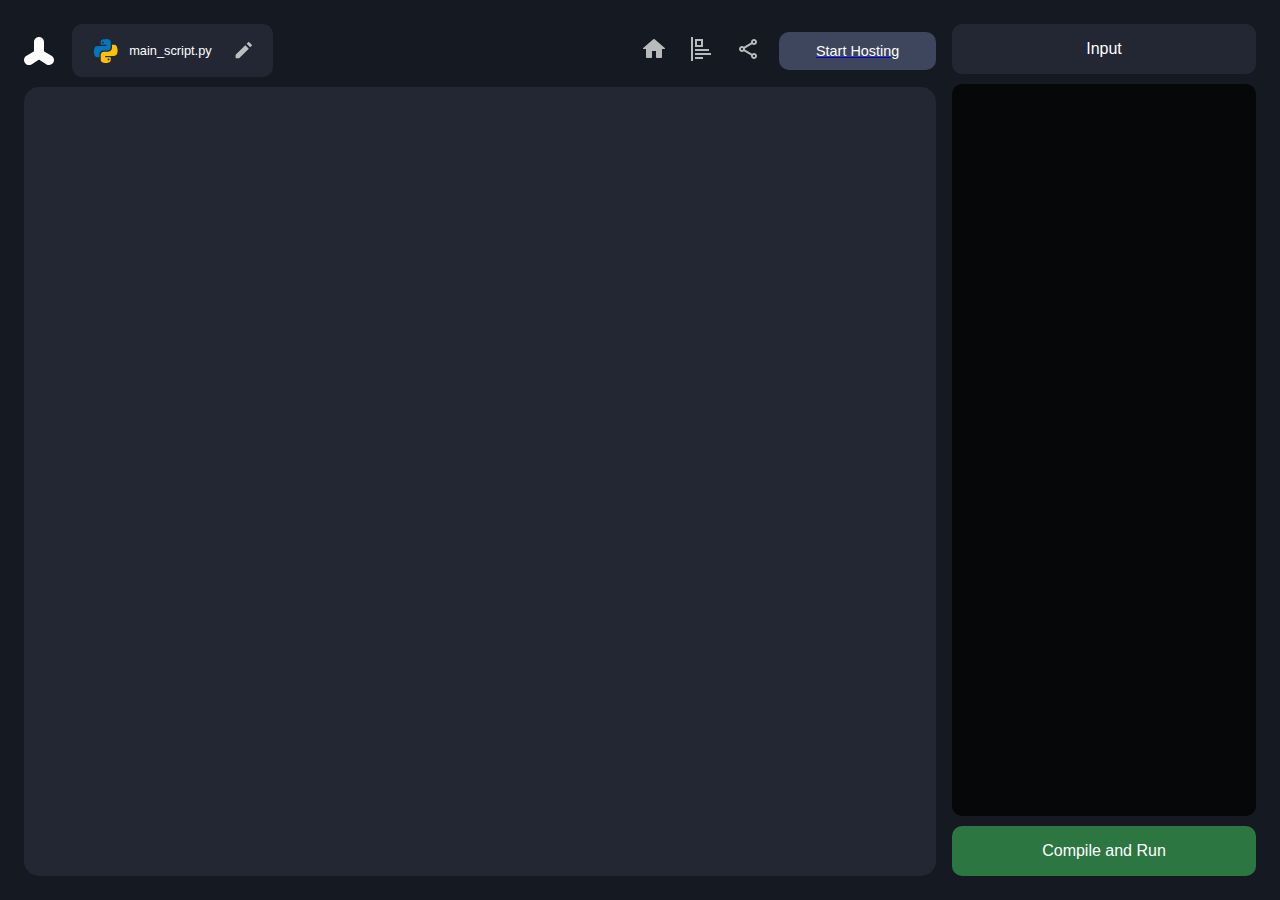
<file: editor.html>
<!DOCTYPE html>
<html lang="en">
<head>
    <meta charset="UTF-8">
    <meta http-equiv="X-UA-Compatible" content="IE=edge">
    <meta name="viewport" content="width=device-width, initial-scale=1.0">
    <link rel="stylesheet" href="./styles/editor.css">
    <title>Editor</title>
</head>
<body>
    <div class="container">
        <div class="editor-box">
            <div class="tool-box">
                <svg width="30" height="30" viewBox="0 0 48 45" class="logo">
                    <path fill-rule="evenodd" clip-rule="evenodd" d="M24 0C19.591 0 15.9999 3.60704 15.9999 8.03564V22.4998C15.9999 22.7882 15.8471 23.0508 15.5985 23.195L4.0061 30.0605C1.5321 31.4954 0.00494956 34.1447 1.23499e-05 37.0052C-0.00248771 38.4354 0.374664 39.8105 1.06252 41.0072C1.75037 42.2039 2.7483 43.2213 3.98288 43.9341C5.18683 44.6293 6.52829 44.9845 7.87404 44.9992C9.28801 45.015 10.7059 44.6552 11.9738 43.9198L23.6 36.5894C23.7225 36.5184 23.8628 36.4825 24 36.4829C24.1414 36.4829 24.28 36.5224 24.4061 36.5959L36.0277 43.9205C37.283 44.6488 38.6552 44.9971 40.0099 45C42.7746 45.0057 45.4654 43.5726 46.9389 41.0094C47.6604 39.7546 48.0022 38.381 48 37.0242C47.9961 34.2516 46.5585 31.5478 43.9949 30.0609L32.3998 23.195C32.1512 23.0508 31.9998 22.7882 31.9998 22.4998V8.03566C31.9998 3.60706 28.4087 2.73254e-05 23.9997 2.73254e-05L24 0Z" fill="#fff"/>
                </svg>
                <div class="title-box">
                    <img src="./assets/python.svg" id="langlogo" class="title-logo">
                    <input id="filename" type="text" class="title" value="main_script.py">
                    <img src="./assets/edit.svg" class="editBtn">
                </div>
                <div class="tools">
                    <a class="home" href="index.html"><img src="./assets/home.svg" ></a>
                    <a class="format" href=""><img src="./assets/format.svg"></a>
                    <a class="share" id="share" ><img id="sharebtn" src="./assets/share.svg" class="toolLogo share"></a>
                    <a href="./hosting.html"><span class="start-host">Start Hosting</span></a>
                    <div class="shareOverlay desk-Hide">
                        <input id="codeLink" class="codeLink" value="Sharing..."></input>
                        <img src="./assets/copy.svg" id="copybtn" alt="">
                    </div>
                </div>
            </div>
            <textarea id="code-editor" class="edit-area" autofocus></textarea>
        </div>
        <div class="output-box">
            <div class="overlay hide">
                <img src="./assets/cross.svg" class="cross">
                <div id="intitle" class="output-title">Input</div>
                <textarea id="output" class="output"></textarea>
            </div>
            <a href="#" id="run" class="run">Compile and Run</a>
        </div>
    </div>
</body>
<script src="./scripts/editor.js"></script>
</html>
</file>
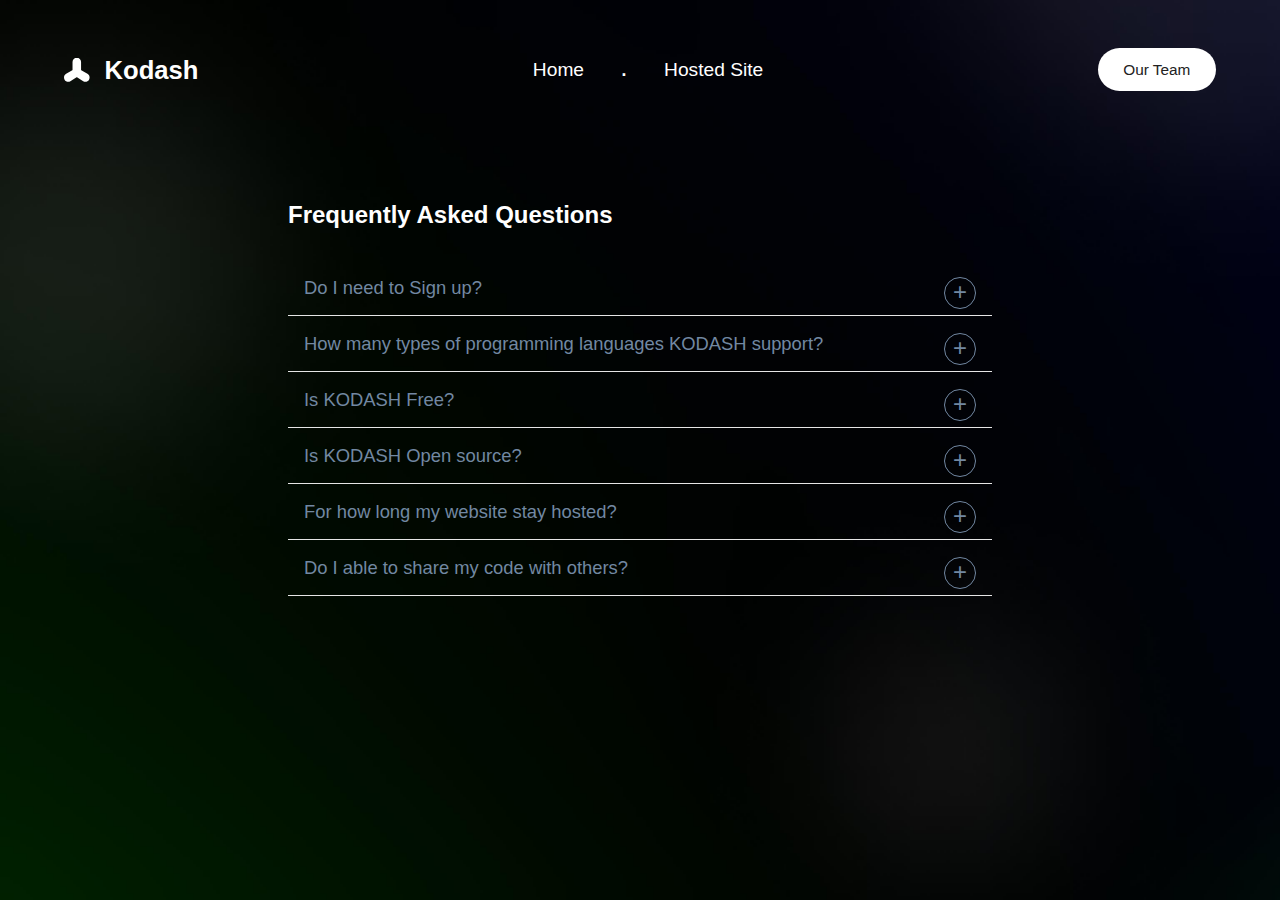
<file: faq.html>
<!DOCTYPE html>
<html lang="en">
<head>
    <meta charset="UTF-8">
    <meta http-equiv="X-UA-Compatible" content="IE=edge">
    <meta name="viewport" content="width=device-width, initial-scale=1.0">
    <link rel="stylesheet" href="styles/faq.css">
    <title>Kodash FAQ</title>
</head>
<body>
    <header class="flex">
        <div class="logo-box align-flex">
            <svg width="30" height="30" viewBox="0 0 48 45" class="logo">
            <path fill-rule="evenodd" clip-rule="evenodd" d="M24 0C19.591 0 15.9999 3.60704 15.9999 8.03564V22.4998C15.9999 22.7882 15.8471 23.0508 15.5985 23.195L4.0061 30.0605C1.5321 31.4954 0.00494956 34.1447 1.23499e-05 37.0052C-0.00248771 38.4354 0.374664 39.8105 1.06252 41.0072C1.75037 42.2039 2.7483 43.2213 3.98288 43.9341C5.18683 44.6293 6.52829 44.9845 7.87404 44.9992C9.28801 45.015 10.7059 44.6552 11.9738 43.9198L23.6 36.5894C23.7225 36.5184 23.8628 36.4825 24 36.4829C24.1414 36.4829 24.28 36.5224 24.4061 36.5959L36.0277 43.9205C37.283 44.6488 38.6552 44.9971 40.0099 45C42.7746 45.0057 45.4654 43.5726 46.9389 41.0094C47.6604 39.7546 48.0022 38.381 48 37.0242C47.9961 34.2516 46.5585 31.5478 43.9949 30.0609L32.3998 23.195C32.1512 23.0508 31.9998 22.7882 31.9998 22.4998V8.03566C31.9998 3.60706 28.4087 2.73254e-05 23.9997 2.73254e-05L24 0Z" fill="#fff"/>
            </svg>
            Kodash
        </div>
        <nav class="navBar align-flex">
            <button class="about btn"><a href="index.html">Home</a></button>
            <div class="dot">.</div>
            <button class="FAQ btn"><a href="hostedSite.html">Hosted Site</a></button>
            <img src="assets/cross.svg" alt="" class="close">
        </nav>
        <button class="tm"><a href="team.html" class="team">Our Team</a></button>
        <div class="hamburger">
            <img src="assets/hamburger1.svg" alt="hamburger menu" class="hamMenu">
        </div>
    </header>


    <div class="container">
 
        <h2>Frequently Asked Questions</h2>
       
        <div class="accordion">
          <div class="accordion-item">
            <a>Do I need to Sign up?</a>
            <div class="content">
              <p>No you don't need to sign up , you can use it without creating account.</p>
            </div>
          </div>
          <div class="accordion-item">
            <a>How many types of programming languages KODASH support?</a>
            <div class="content">
              <p>All popular programming languages (C, C++, JS, Python, etc).</p>
            </div>
          </div>
          <div class="accordion-item">
            <a>Is KODASH Free?</a>
            <div class="content">
              <p>Yes, KODASH is free</p>
            </div>
          </div>
          <div class="accordion-item">
            <a>Is KODASH Open source?</a>
            <div class="content">
              <p>Yes, KODASH is open source</p>
            </div>
          </div>
          <div class="accordion-item">
            <a>For how long my website stay hosted?</a>
            <div class="content">
              <p>KODASH has a range of time from 6 hours to 1 week to host website.</p>
            </div>
           </div>
          <div class="accordion-item">
            <a>Do I able to share my code with others?</a>
            <div class="content">
              <p>Yes an user can be able to share code with others.</p>
            </div>
           </div>
        </div>
        
      </div>



</body>
<script src="./scripts/faq.js"></script>
<script src="./scripts/script.js"></script>
</html>
</file>
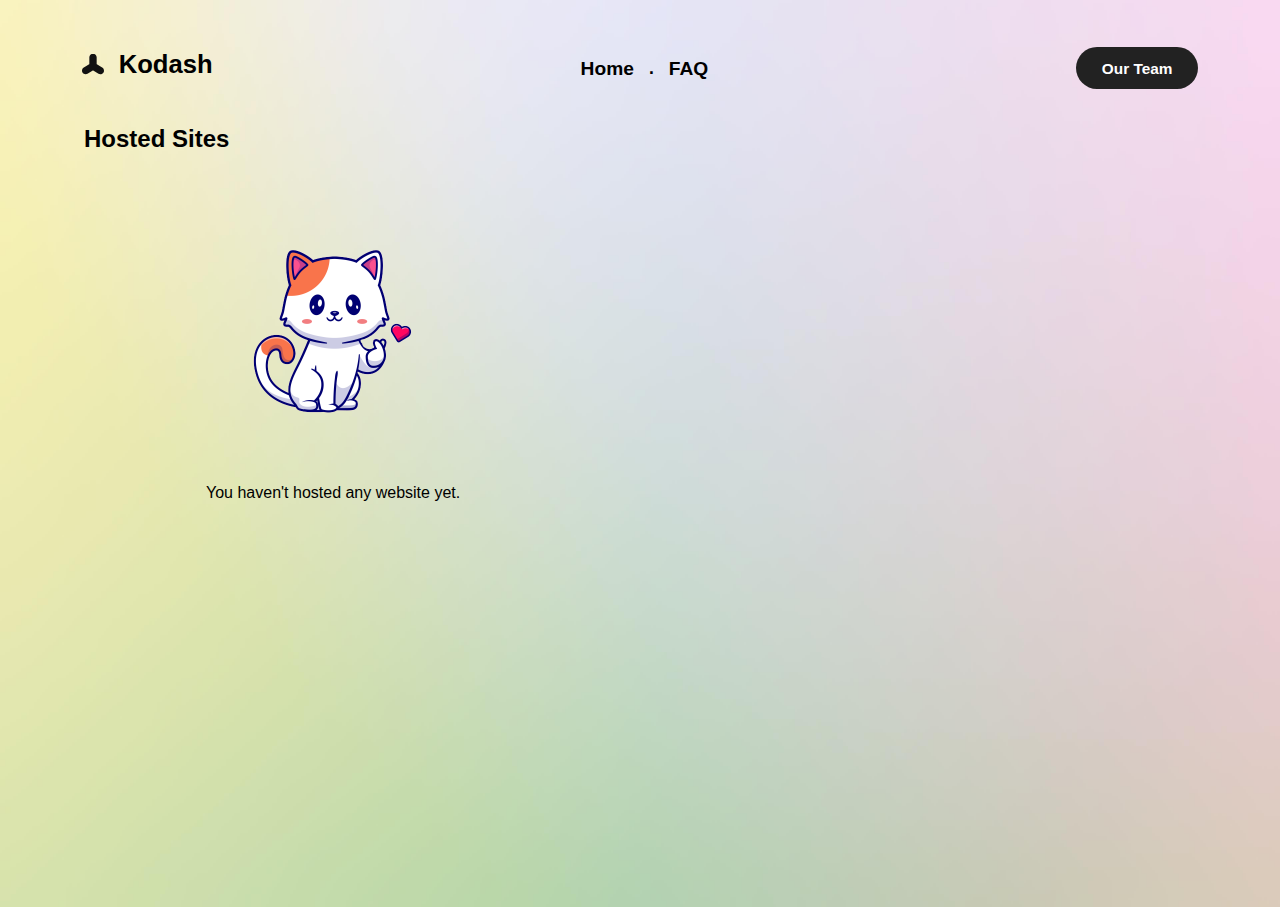
<file: hostedSite.html>
<!DOCTYPE html>
<html lang="en">
<head>
    <meta charset="UTF-8">
    <meta http-equiv="X-UA-Compatible" content="IE=edge">
    <meta name="viewport" content="width=device-width, initial-scale=1.0">
    <link rel="stylesheet" href="./styles/style.css">
    <title>Hosted Site</title>
</head>
<body>
    <header class="flex">
        <a href="./index.html"><div class="logo-box align-flex">
            <img src="./assets/logo.svg" alt="" class="logo">
            Kodash
        </div></a>
        <nav class="navBar align-flex">
            <button class="about btn"><a href="index.html">Home</a></button>
            <div class="dot">.</div>
            <button class="FAQ btn"><a href="#">FAQ</a></button>
            <img src="./assets/cross.svg" alt="" class="close">
        </nav>
        <button class="tm"><a href="#" class="team">Our Team</a></button>
        <div class="hamburger">
            <img src="./assets/hamburger.svg" alt="hamburger menu" class="hamMenu">
        </div>
    </header>
    <p class="host-title">Hosted Sites</p>
    <div id="hosted-sites" class="hosted-site-box">
        <!-- <div class="hosted-site">
            <div class="name">
                <p class="sl">1.</p>
                <p class="site-title"><a href="#">Kodash : A social development platform for frontend designer</a></p>
            </div>
            <div class="csd-btn">
                <div>
                    <img src="assets/copy.svg">
                    <img src="assets/share.svg" class="share">
                    <img src="assets/delete.svg">
                </div>
                <span class="time">3 days ago </span>
            </div>
        </div> -->
    </div>
</body>
<script src="./scripts/hostedsites.js"></script>
<script src="./scripts/script.js"></script>
</html>
</file>
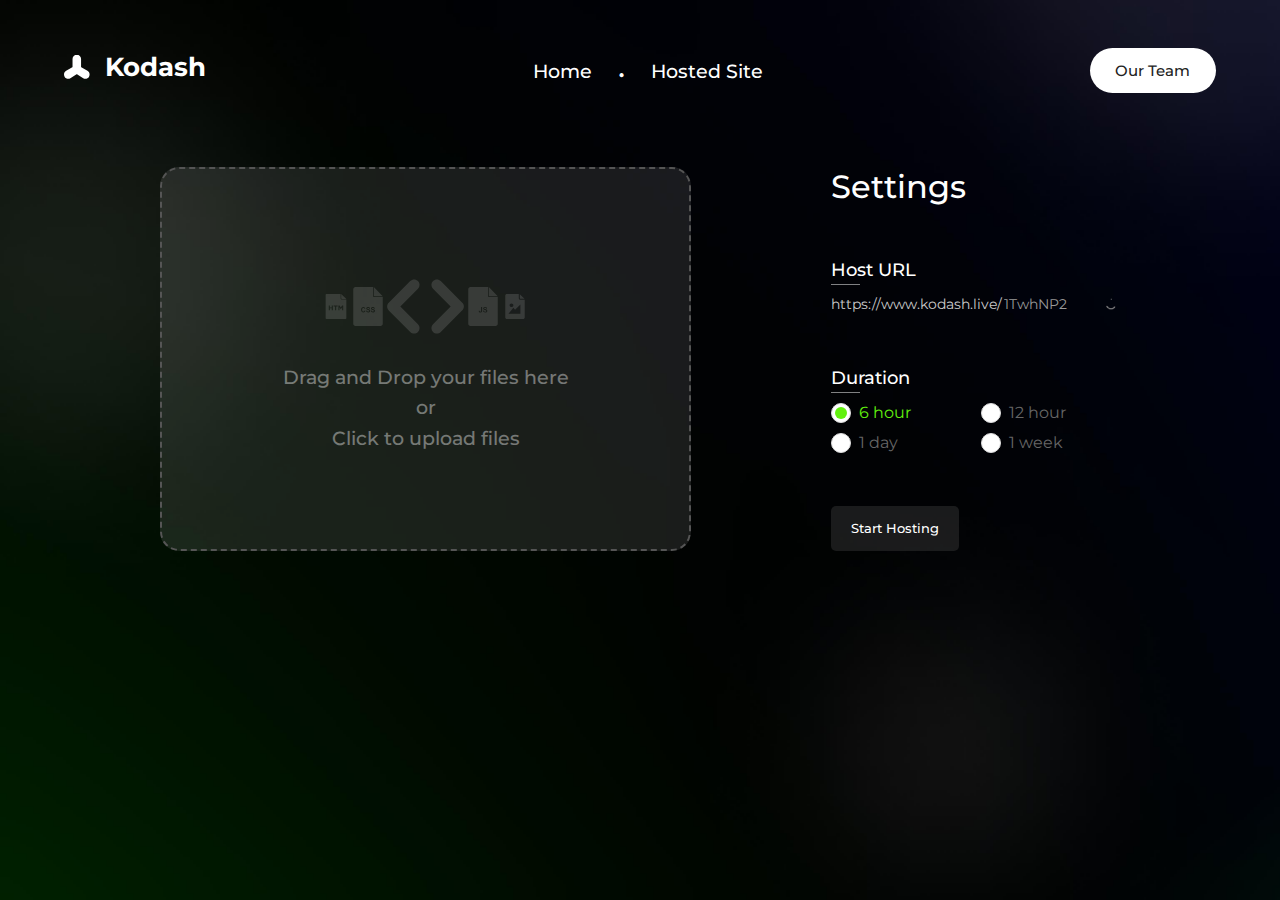
<file: hosting.html>
<!DOCTYPE html>
<html lang="en">

<head>
    <meta charset="UTF-8">
    <meta http-equiv="X-UA-Compatible" content="IE=edge">
    <meta name="viewport" content="width=device-width, initial-scale=1.0">
    <link rel="stylesheet" href="./styles/hostingStyle.css">

    <link rel="preconnect" href="https://fonts.googleapis.com">
    <link rel="preconnect" href="https://fonts.gstatic.com" crossorigin>
    <link
        href="https://fonts.googleapis.com/css2?family=Montserrat:ital,wght@0,100;0,200;0,300;0,400;0,500;0,600;0,700;0,800;0,900;1,100;1,200;1,300;1,400;1,500;1,600;1,700;1,800;1,900&display=swap"
        rel="stylesheet">

    <title>Host your site</title>
</head>
<body>
    <header class="flex">
        <a href="./index.html"><div class="logo-box align-flex">
            <svg width="30" height="30" viewBox="0 0 48 45" class="logo">
                <path fill-rule="evenodd" clip-rule="evenodd"
                    d="M24 0C19.591 0 15.9999 3.60704 15.9999 8.03564V22.4998C15.9999 22.7882 15.8471 23.0508 15.5985 23.195L4.0061 30.0605C1.5321 31.4954 0.00494956 34.1447 1.23499e-05 37.0052C-0.00248771 38.4354 0.374664 39.8105 1.06252 41.0072C1.75037 42.2039 2.7483 43.2213 3.98288 43.9341C5.18683 44.6293 6.52829 44.9845 7.87404 44.9992C9.28801 45.015 10.7059 44.6552 11.9738 43.9198L23.6 36.5894C23.7225 36.5184 23.8628 36.4825 24 36.4829C24.1414 36.4829 24.28 36.5224 24.4061 36.5959L36.0277 43.9205C37.283 44.6488 38.6552 44.9971 40.0099 45C42.7746 45.0057 45.4654 43.5726 46.9389 41.0094C47.6604 39.7546 48.0022 38.381 48 37.0242C47.9961 34.2516 46.5585 31.5478 43.9949 30.0609L32.3998 23.195C32.1512 23.0508 31.9998 22.7882 31.9998 22.4998V8.03566C31.9998 3.60706 28.4087 2.73254e-05 23.9997 2.73254e-05L24 0Z"
                    fill="#fff" />
            </svg>
            Kodash
        </div></a>
        <nav class="navBar align-flex">
            <button class="about btn"><a href="index.html">Home</a></button>
            <div class="dot">.</div>
            <button class="FAQ btn"><a href="hostedSite.html">Hosted Site</a></button>
            <img src="./assets/cross.svg" alt="" class="close">
        </nav>
        <button class="tm"><a href="#" class="team">Our Team</a></button>
        <div class="hamburger">
            <img src="./assets/hamburger1.svg" alt="hamburger menu" class="hamMenu">
        </div>
    </header>
    <div class="container">
        <div id="dragArea" class="dragArea">
            <div class="symbolBox">
                <img src="./assets/html-icon.svg" alt="html image" class="svg1 svg">
                <img src="./assets/css-icon.svg" alt="css image" class="svg2 svg">
                <img src="./assets/sqr-icon.svg" alt="square bracket image" class="svg3 svg">
                <img src="./assets/js-icon.svg" alt="javascript image" class="svg4 svg">
                <img src="./assets/img-icon.svg" alt="image icon" class="svg5 svg">
            </div>
            <div class="textBox">
                <p class="txt drag">Drag and Drop your files here</p>
                <p class="txt or">or</p>
                <p class="txt">Click to upload files</p>
            </div>
            <input type="file" class="textBox" id="inputFile" style="display:none;" multiple>
        </div>
        <div class="output">
            <ul id="listing"></ul>
        </div>
        <div class="options">
            <p class="setting">Settings</p>
            <div class="hostUrl">
                <p class="toolTitle">Host URL</p>
                <div id="url" class="url">https://www.kodash.live/ <input id="siteURL" type="text" class="siteUrl"
                        value="index.html">
                    <img id="statuscheck" src="././assets/loader.gif" alt="available sign" class="available">
                    <br />
                    <p id="warn"></p>
                </div>
            </div>
            <div class="duration">
                <p class="toolTitle">Duration</p>
                <form>
                    <div class="time">

                        <div> <input type="radio" name="timeExpire" value="6h" id="6h" checked> <label for="6h">6
                                hour</label> </div>
                        <div> <input type="radio" name="timeExpire" value="12h" id="12h"> <label for="12h">12
                                hour</label> </div>
                        <div> <input type="radio" name="timeExpire" value="1d" id="1d"> <label for="1d">1 day</label>
                        </div>
                        <div> <input type="radio" name="timeExpire" value="1w" id="1w"> <label for="1w">1 week</label>
                        </div>

                    </div>
                </form>
            </div>
            <div class="hostbtn">
                <a href="#" id="start" class="host">Start Hosting</a>
                <a href="#" id="hsButton" class="host" style="display:none;">Go to Website</a>
                <!-- <a href="#" class="edit">Edit</a> -->
            </div>
        </div>
    </div>
    <div class="error" id="error"><p id="errorcontent"></p><p id="close" class="errorbtn">x</p></div>
    <script src="./scripts/hosting.js"></script>
</body>
<script src="./scripts/script.js"></script>

</html>
</file>
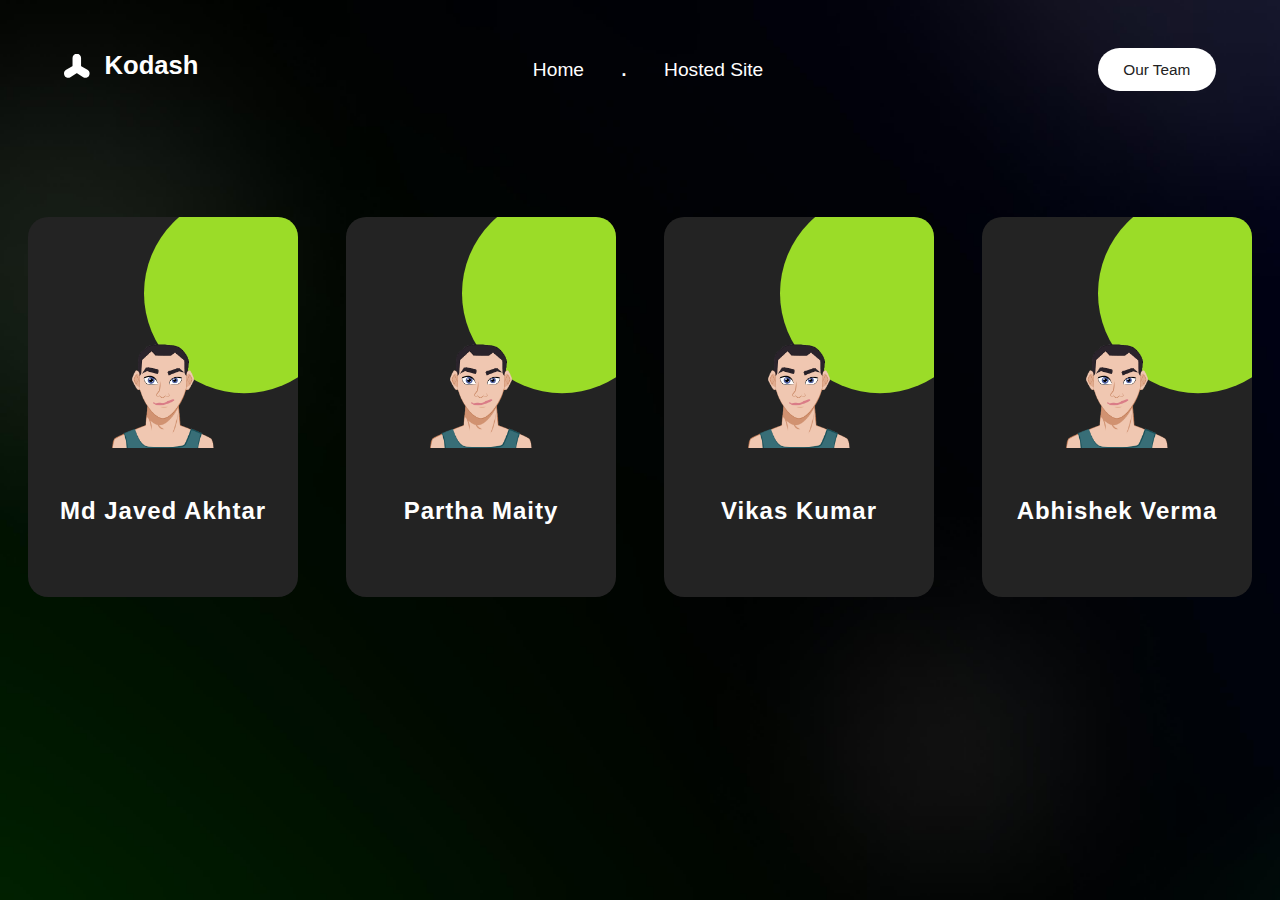
<file: team.html>
<!DOCTYPE html>
<html lang="en">
<head>
    <meta charset="UTF-8">
    <meta http-equiv="X-UA-Compatible" content="IE=edge">
    <meta name="viewport" content="width=device-width, initial-scale=1.0">
    <link rel="stylesheet" href="styles/team.css">
    <title>Team</title>
</head>
<body>
    <header class="flex">
        <a href="./index.html"><div class="logo-box align-flex">
            <svg width="30" height="30" viewBox="0 0 48 45" class="logo">
                <path fill-rule="evenodd" clip-rule="evenodd"
                    d="M24 0C19.591 0 15.9999 3.60704 15.9999 8.03564V22.4998C15.9999 22.7882 15.8471 23.0508 15.5985 23.195L4.0061 30.0605C1.5321 31.4954 0.00494956 34.1447 1.23499e-05 37.0052C-0.00248771 38.4354 0.374664 39.8105 1.06252 41.0072C1.75037 42.2039 2.7483 43.2213 3.98288 43.9341C5.18683 44.6293 6.52829 44.9845 7.87404 44.9992C9.28801 45.015 10.7059 44.6552 11.9738 43.9198L23.6 36.5894C23.7225 36.5184 23.8628 36.4825 24 36.4829C24.1414 36.4829 24.28 36.5224 24.4061 36.5959L36.0277 43.9205C37.283 44.6488 38.6552 44.9971 40.0099 45C42.7746 45.0057 45.4654 43.5726 46.9389 41.0094C47.6604 39.7546 48.0022 38.381 48 37.0242C47.9961 34.2516 46.5585 31.5478 43.9949 30.0609L32.3998 23.195C32.1512 23.0508 31.9998 22.7882 31.9998 22.4998V8.03566C31.9998 3.60706 28.4087 2.73254e-05 23.9997 2.73254e-05L24 0Z"
                    fill="#fff" />
            </svg>
            Kodash
        </div></a>
        <nav class="navBar align-flex">
            <button class="about btn"><a href="index.html">Home</a></button>
            <div class="dot">.</div>
            <button class="FAQ btn"><a href="hostedSite.html">Hosted Site</a></button>
            <img src="./assets/cross.svg" alt="" class="close">
        </nav>
        <button class="tm"><a href="#" class="team">Our Team</a></button>
        <div class="hamburger">
            <img src="./assets/hamburger1.svg" alt="hamburger menu" class="hamMenu">
        </div>
    </header>
    <div class="teamBox">
        <div class="container">
            <div class="card">
              <div class="imgBx">
                <img src="./assets/Avatar.png">
              </div>
              <div class="contentBx">
                <h2>Md Javed Akhtar</h2>
                <div class="size">Front-end</div>
                <div class="social">
                    <a href="#"><img src="./assets/github.svg" alt=""></a>
                    <a href="#"><img src="./assets/linkedin.svg" alt=""></a>
                    <a href="mailto:" ><img src="./assets/gmail.svg" alt=""></a>
                </div>
              </div>
            </div>
        </div>
        <div class="container">
            <div class="card">
              <div class="imgBx">
                <img src="./assets/Avatar.png">
              </div>
              <div class="contentBx">
                <h2>Partha Maity</h2>
                <div class="size">Back-end</div>
                <div class="social">
                    <a href="#"><img src="./assets/github.svg" alt=""></a>
                    <a href="#"><img src="./assets/linkedin.svg" alt=""></a>
                    <a href="mailto:" ><img src="./assets/gmail.svg" alt=""></a>
                </div>
              </div>
            </div>
        </div>
        <div class="container">
            <div class="card">
              <div class="imgBx">
                <img src="./assets/Avatar.png">
              </div>
              <div class="contentBx">
                <h2>Vikas Kumar</h2>
                <div class="size">JavaScript</div>
                <div class="social">
                    <a href="#"><img src="./assets/github.svg" alt=""></a>
                    <a href="#"><img src="./assets/linkedin.svg" alt=""></a>
                    <a href="mailto:" ><img src="./assets/gmail.svg" alt=""></a>
                </div>
              </div>
            </div>
        </div>
        <div class="container">
            <div class="card">
              <div class="imgBx">
                <img src="./assets/Avatar.png">
              </div>
              <div class="contentBx">
                <h2>Abhishek Verma</h2>
                <div class="size">Back-end</div>
                <div class="social">
                    <a href="#"><img src="./assets/github.svg" alt=""></a>
                    <a href="#"><img src="./assets/linkedin.svg" alt=""></a>
                    <a href="mailto:" ><img src="./assets/gmail.svg" alt=""></a>
                </div>
              </div>
            </div>
        </div>
    </div>
</body>
<script src="./scripts/script.js"></script>
</html>
</file>
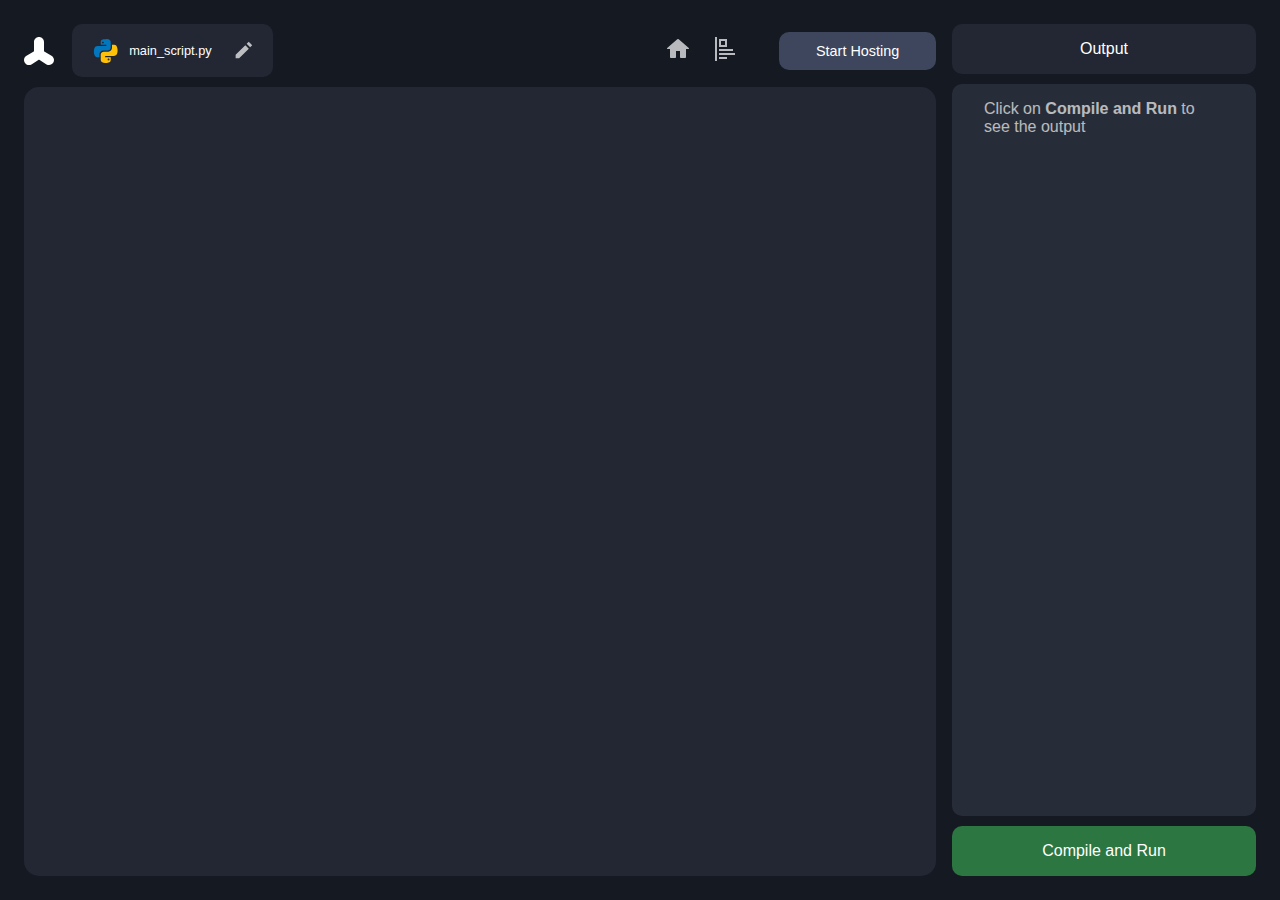
<file: frontend/editor.html>
<!DOCTYPE html>
<html lang="en">
<head>
    <meta charset="UTF-8">
    <meta http-equiv="X-UA-Compatible" content="IE=edge">
    <meta name="viewport" content="width=device-width, initial-scale=1.0">
    <link rel="stylesheet" href="link/editor.css">
    <title>Editor</title>
</head>
<body>
    <div class="container">
        <div class="editor-box">
            <div class="tool-box">
                <svg width="30" height="30" viewBox="0 0 48 45" class="logo">
                    <path fill-rule="evenodd" clip-rule="evenodd" d="M24 0C19.591 0 15.9999 3.60704 15.9999 8.03564V22.4998C15.9999 22.7882 15.8471 23.0508 15.5985 23.195L4.0061 30.0605C1.5321 31.4954 0.00494956 34.1447 1.23499e-05 37.0052C-0.00248771 38.4354 0.374664 39.8105 1.06252 41.0072C1.75037 42.2039 2.7483 43.2213 3.98288 43.9341C5.18683 44.6293 6.52829 44.9845 7.87404 44.9992C9.28801 45.015 10.7059 44.6552 11.9738 43.9198L23.6 36.5894C23.7225 36.5184 23.8628 36.4825 24 36.4829C24.1414 36.4829 24.28 36.5224 24.4061 36.5959L36.0277 43.9205C37.283 44.6488 38.6552 44.9971 40.0099 45C42.7746 45.0057 45.4654 43.5726 46.9389 41.0094C47.6604 39.7546 48.0022 38.381 48 37.0242C47.9961 34.2516 46.5585 31.5478 43.9949 30.0609L32.3998 23.195C32.1512 23.0508 31.9998 22.7882 31.9998 22.4998V8.03566C31.9998 3.60706 28.4087 2.73254e-05 23.9997 2.73254e-05L24 0Z" fill="#fff"/>
                </svg>
                <div class="title-box">
                    <img src="link/python.svg" class="title-logo">
                    <input type="text" class="title" value="main_script.py">
                    <img src="link/edit.svg" class="editBtn">
                </div>
                <div class="tools">
                    <a class="home" href="index.html"><img src="link/home.svg" ></a>
                    <a class="format" href=""><img src="link/format.svg"></a>
                    <a class="share"><img src="link/share.svg" class="toolLogo share"></a>
                    <span class="start-host">Start Hosting</span>
                    <div class="shareOverlay desk-Hide">
                        <p class="codeLink">www.kodash.com/lkjsfhlkjggk</p>
                        <img src="link/copy.svg" alt="">
                    </div>
                </div>
            </div>
            <textarea class="edit-area" autofocus></textarea>
        </div>
        <div class="output-box">
            <div class="overlay hide">
                <img src="link/cross.svg" class="cross">
                <div class="output-title">Output</div>
                <div class="output">Click on<b> Compile and Run </b> to see the output</div>
            </div>
            <a href="#" class="run">Compile and Run</a>
        </div>
    </div>
</body>
<script src="link/editorScript.js"></script>
</html>
</file>
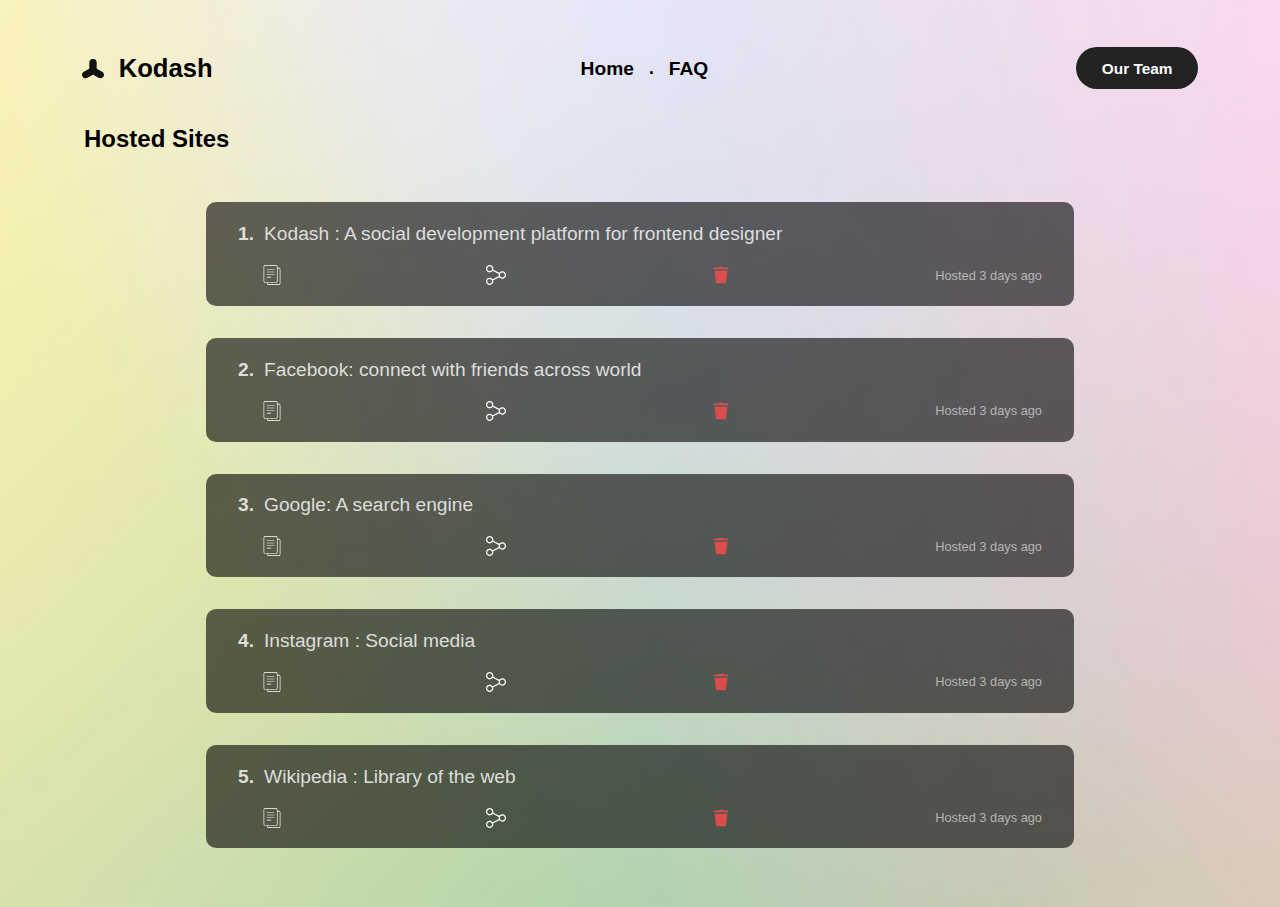
<file: frontend/hostedSite.html>
<!DOCTYPE html>
<html lang="en">
<head>
    <meta charset="UTF-8">
    <meta http-equiv="X-UA-Compatible" content="IE=edge">
    <meta name="viewport" content="width=device-width, initial-scale=1.0">
    <link rel="stylesheet" href="link/style.css">
    <title>Hosted Site</title>
</head>
<body>
    <header class="flex">
        <div class="logo-box align-flex">
            <img src="link/logo.svg" alt="" class="logo">
            Kodash
        </div>
        <nav class="navBar align-flex">
            <button class="about btn"><a href="index.html">Home</a></button>
            <div class="dot">.</div>
            <button class="FAQ btn"><a href="#">FAQ</a></button>
            <img src="link/cross.svg" alt="" class="close">
        </nav>
        <button class="tm"><a href="#" class="team">Our Team</a></button>
        <div class="hamburger">
            <img src="link/hamburger.svg" alt="hamburger menu" class="hamMenu">
        </div>
    </header>
    <p class="host-title">Hosted Sites</p>
    <div class="hosted-site-box">
        <div class="hosted-site">
            <div class="name">
                <p class="sl">1.</p>
                <p class="site-title">Kodash : A social development platform for frontend designer</p>
            </div>
            <div class="csd-btn">
                <img src="link/copy.svg">
                <img src="link/share.svg">
                <img src="link/delete.svg">
                <span class="time">Hosted 3 days ago </span>
            </div>
        </div>        
        <div class="hosted-site">
            <div class="name">
                <p class="sl">2.</p>
                <p class="site-title">Facebook:  connect with friends across world</p>
            </div>
            <div class="csd-btn">
                <img src="link/copy.svg">
                <img src="link/share.svg">
                <img src="link/delete.svg">
                <span class="time">Hosted 3 days ago </span>
            </div>
        </div>        
        <div class="hosted-site">
            <div class="name">
                <p class="sl">3.</p>
                <p class="site-title">Google: A search engine </p>
            </div>
            <div class="csd-btn">
                <img src="link/copy.svg">
                <img src="link/share.svg">
                <img src="link/delete.svg">
                <span class="time">Hosted 3 days ago </span>
            </div>
        </div>        
        <div class="hosted-site">
            <div class="name">
                <p class="sl">4.</p>
                <p class="site-title">Instagram : Social media</p>
            </div>
            <div class="csd-btn">
                <img src="link/copy.svg">
                <img src="link/share.svg">
                <img src="link/delete.svg">
                <span class="time">Hosted 3 days ago </span>
            </div>
        </div>        
        <div class="hosted-site">
            <div class="name">
                <p class="sl">5.</p>
                <p class="site-title">Wikipedia :  Library of the web</p>
            </div>
            <div class="csd-btn">
                <img src="link/copy.svg">
                <img src="link/share.svg">
                <img src="link/delete.svg">
                <span class="time">Hosted 3 days ago </span>
            </div>
        </div>        
        <div class="hosted-site">
            <div class="name">
                <p class="sl">6.</p>
                <p class="site-title">Netlify : A hosting website</p>
            </div>
            <div class="csd-btn">
                <img src="link/copy.svg">
                <img src="link/share.svg">
                <img src="link/delete.svg">
                <span class="time">Hosted 3 days ago </span>
            </div>
        </div>        
        <div class="hosted-site">
            <div class="name">
                <p class="sl">7.</p>
                <p class="site-title">Wordpress : Create website without code</p>
            </div>
            <div class="csd-btn">
                <img src="link/copy.svg">
                <img src="link/share.svg">
                <img src="link/delete.svg">
                <span class="time">Hosted 3 days ago </span>
            </div>
        </div>        
    </div>
</body>
<script src="link/script.js"></script>
</html>
</file>
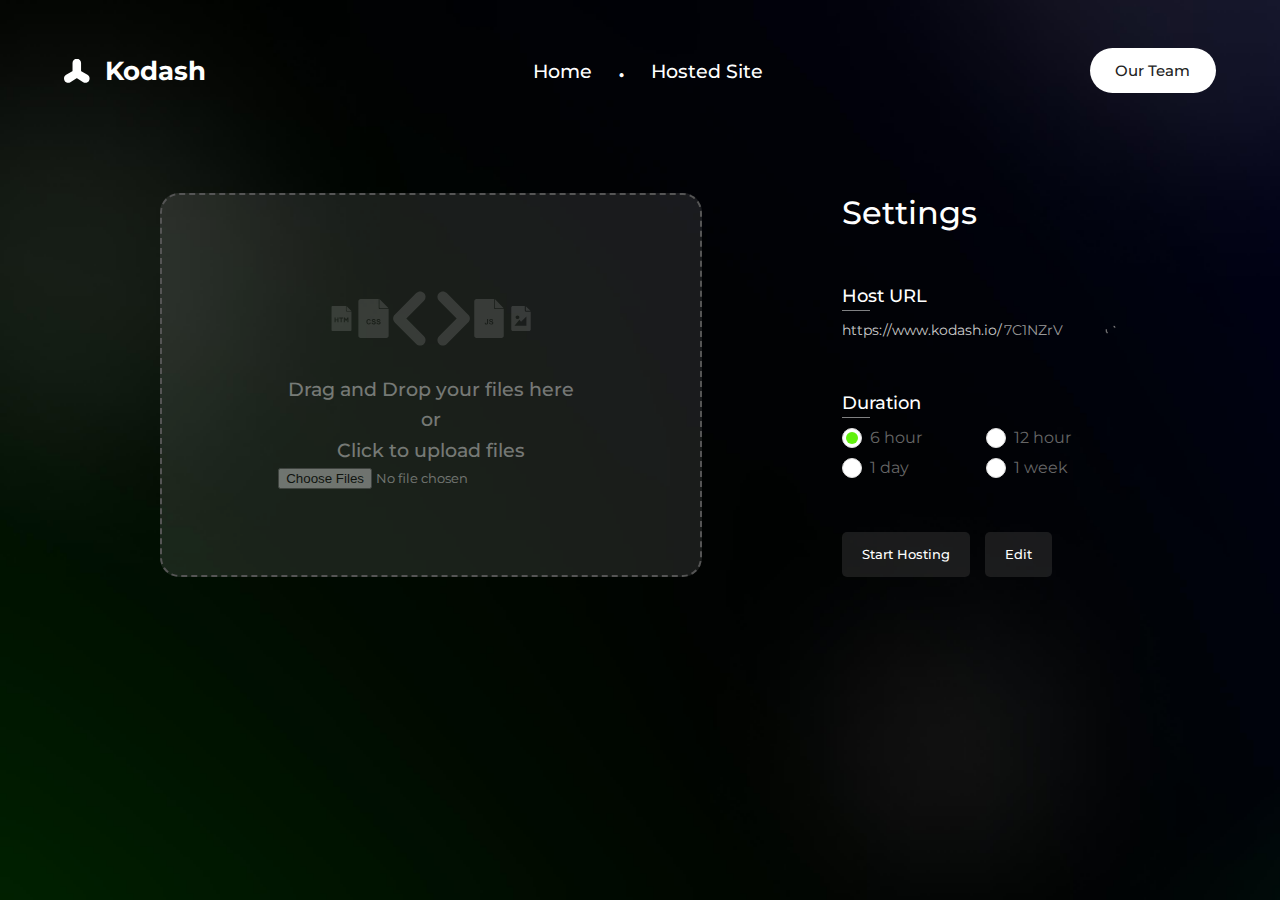
<file: frontend/hosting.html>
<!DOCTYPE html>
<html lang="en">
<head>
    <meta charset="UTF-8">
    <meta http-equiv="X-UA-Compatible" content="IE=edge">
    <meta name="viewport" content="width=device-width, initial-scale=1.0">
    <link rel="stylesheet" href="link/hostingStyle.css">

    <link rel="preconnect" href="https://fonts.googleapis.com">
    <link rel="preconnect" href="https://fonts.gstatic.com" crossorigin>
    <link href="https://fonts.googleapis.com/css2?family=Montserrat:ital,wght@0,100;0,200;0,300;0,400;0,500;0,600;0,700;0,800;0,900;1,100;1,200;1,300;1,400;1,500;1,600;1,700;1,800;1,900&display=swap" rel="stylesheet">

    <title>Host your site</title>
</head>
<body>
    <header class="flex">
        <div class="logo-box align-flex">
            <svg width="30" height="30" viewBox="0 0 48 45" class="logo">
            <path fill-rule="evenodd" clip-rule="evenodd" d="M24 0C19.591 0 15.9999 3.60704 15.9999 8.03564V22.4998C15.9999 22.7882 15.8471 23.0508 15.5985 23.195L4.0061 30.0605C1.5321 31.4954 0.00494956 34.1447 1.23499e-05 37.0052C-0.00248771 38.4354 0.374664 39.8105 1.06252 41.0072C1.75037 42.2039 2.7483 43.2213 3.98288 43.9341C5.18683 44.6293 6.52829 44.9845 7.87404 44.9992C9.28801 45.015 10.7059 44.6552 11.9738 43.9198L23.6 36.5894C23.7225 36.5184 23.8628 36.4825 24 36.4829C24.1414 36.4829 24.28 36.5224 24.4061 36.5959L36.0277 43.9205C37.283 44.6488 38.6552 44.9971 40.0099 45C42.7746 45.0057 45.4654 43.5726 46.9389 41.0094C47.6604 39.7546 48.0022 38.381 48 37.0242C47.9961 34.2516 46.5585 31.5478 43.9949 30.0609L32.3998 23.195C32.1512 23.0508 31.9998 22.7882 31.9998 22.4998V8.03566C31.9998 3.60706 28.4087 2.73254e-05 23.9997 2.73254e-05L24 0Z" fill="#fff"/>
            </svg>
            Kodash
        </div>
        <nav class="navBar align-flex">
            <button class="about btn"><a href="index.html">Home</a></button>
            <div class="dot">.</div>
            <button class="FAQ btn"><a href="hostedSite.html">Hosted Site</a></button>
            <img src="link/cross.svg" alt="" class="close">
        </nav>
        <button class="tm"><a href="#" class="team">Our Team</a></button>
        <div class="hamburger">
            <img src="link/hamburger1.svg" alt="hamburger menu" class="hamMenu">
        </div>
    </header>
    <div class="container">
        <div id="dragArea" class="dragArea">
            <div class="symbolBox">
                <img src="link/html-icon.svg" alt="html image" class="svg1 svg">
                <img src="link/css-icon.svg" alt="css image" class="svg2 svg">
                <img src="link/sqr-icon.svg" alt="square bracket image" class="svg3 svg">
                <img src="link/js-icon.svg" alt="javascript image" class="svg4 svg">
                <img src="link/img-icon.svg" alt="image icon" class="svg5 svg">
            </div>
            <div class="textBox">
                <p class="txt drag">Drag and Drop your files here</p>
                <p class="txt or">or</p>
                <p class="txt">Click to upload files</p>
                <input type="file" id="filepicker" multiple> 
            </div>
        </div>
        <div class="output">
            <ul id="listing"></ul>
        </div>
        <div class="options">
            <p class="setting">Settings</p>
            <div class="hostUrl">
                <p class="toolTitle">Host URL</p>
                <div id="url" class="url">https://www.kodash.io/ <input id="siteURL" type="text" class="siteUrl" value="index.html">
                    <img id="statuscheck" src="./link/loader.gif" alt="available sign" class="available">
                    <br/><p id="warn"></p>
                </div>
            </div>
            <div class="duration">
                <p class="toolTitle">Duration</p>
                <div class="time">
                    <div> <input type="radio" name="timeExpire" value="6" id="6h" checked>  <label for="6h">6 hour</label> </div>
                    <div> <input type="radio" name="timeExpire" value="12" id="12h">  <label for="12h">12 hour</label> </div>
                    <div> <input type="radio" name="timeExpire" value="1d" id="1d">  <label for="1d">1 day</label> </div>
                    <div> <input type="radio" name="timeExpire" value="1w" id="1w">  <label for="1w">1 week</label> </div>
                </div>
            </div>
            <div class="hostbtn">
                <a href="#" id="start" class="host">Start Hosting</a>
                <a href="#" class="edit">Edit</a>
            </div>
        </div>
    </div>
    <script src="./hosting.js"></script>
</body>
<script src="link/script.js"></script>
</html>
</file>
<file: styles/style.css>
*{
    margin: 0;
    padding: 0;
    box-sizing: border-box;
    font-family: 'montserrat', sans-serif;
}

#warn {
    color:white;
}

html{
    min-height: 100%;
}

body{
    background-image: url("../assets/bg-img.jpg");
    background-repeat: no-repeat;
    background-size: 100% 100%;
    padding: 0 20px;
    user-select: none;
    padding-bottom: 3rem;
    overflow-y: hidden;
}

.flex{
    display: flex;
}

.align-flex{
    display: flex;
    align-items: center;
}

.justi-flex{
    display: flex;
    justify-content: center;
}

.center-flex{
    display: flex;
    align-items: center;
    justify-content: center;
}

header{
    margin: 4% 5% 0 5%;
    justify-content: space-between;
}

.logo-box{
    font-size: 2vw;
    font-weight: 800;
}

.logo{
    margin-right: 15px;
    height: 1.7vw;
    width: 1.7vw;
}

.navBar{
    width: fit-content;
    gap: 15px;
    justify-content: space-between;
}

.about, .FAQ{
    position: relative;
    display: flex;
    justify-content: center;
}

.about::before, .FAQ::before{
    content: "";
    position: absolute;
    bottom: -3px;
    width: 0;
    height: 2px;
    background-color: black;
    border-radius: 5px;
    transition-duration: 300ms;
    opacity: 0.7;
}

.about:hover::before, .FAQ:hover::before{
    width: 100%;
}

.btn{
    border: none;
    background-color: transparent;
}

a{
    text-decoration: none;
    color: black;
    font-size: 1.5vw;
    font-weight: 600;
}

.dot{
    font-size: 1.1rem;
    font-weight: 800;
}

.team{
    color: white;
    background-color: #222;
    border-radius: 2vw 2vw;
    padding: 1vw 2vw;
    font-size: 1.2vw;
}

.team:hover{
    outline: 2px solid rgba(102, 102, 102, 0.5);
}

.tm{
    border: none;
    background-color: transparent;
    padding: 10px 0;
}

main{
    margin-top: 6%;
    flex-direction: column;
}

.dph{
    font-size: 3.3vw;
    font-weight: 800;
    text-align: center;
}

.description{
    text-align: center;
    font-size: 1.9vw;
    font-weight: 600;
    width: 58%;
    margin-top: 2%;
}

.toolBtn{
    width: 56%;
    gap: 20px;
    margin-top: 6%;
    justify-content: space-between;
}

.hostBtn, .editorBtn{
    background-image: linear-gradient(to top left, rgba(233, 242, 224, 0.85), rgba(233, 242, 184, 0.7));
    padding: 30px 30px;
    border-radius: 20px;
    min-width: 330px;
    position: relative;
    width: 27vw;
    overflow: hidden;
    cursor: pointer;
}

.hostLogo{
    position: absolute;
    left: -60px;
    top: 45px;
    transform: rotate(20deg);
    fill: white;
    z-index: -1;
}

.editorLogo{
    top: 15px;
}

.hostBtn:hover, .editorBtn:hover{
    background-image: linear-gradient(to bottom left, rgba(18, 18, 18, 0.9) 35%, rgba(53, 56, 53, 0.6));
}



.hostBtn:hover h1, .hostBtn:hover p, .editorBtn:hover h1, .editorBtn:hover p{
    color: #eee;
}

.btn  h1{
    font-size: 2vw;
    font-weight: 800;
    color: #222;
    text-align: left;
}

.short-desc{
    font-size: 1.3vw;
    font-weight: 500;
    margin-top: 15px;
    color: #222;
    text-align: left;
}

.host-title{
    font-size: 1.5rem;
    font-weight: bold;
    margin-top: 3%;
    padding-left: 5vw;
}

.hosted-site-box::-webkit-scrollbar{
    width: 5px;
}

.hosted-site-box::-webkit-scrollbar-thumb{
    background-color: rgba(153, 153, 153, 0.5);
    border-radius: 5px;
}

.hosted-site-box{
    display: flex;
    flex-direction: column;
    gap: 2rem;
    height: 73vh;
    width: 60%;
    margin-left: 50%;
    transform: translateX(-50%);
    margin-top: 4%;
    overflow: scroll;
    scrollbar-width: none;
    overflow-x: hidden;
    padding-bottom: 4rem;
}

.hosted-site{
    width: 100%;
    color: #ddd;
    padding: 1.3rem 2rem;
    border-radius: 10px;
    border-radius: 10px;
    display: flex;
    align-items: center;
    flex-direction: column;
    gap: 20px;
    background-color: rgba(0, 0, 0, 0.6);
    margin-left: 50%;
    transform: translateX(-50%);
    user-select: text;

}

.name{
    display: flex;
    align-self: flex-start;
}

.sl{
    margin-right: 10px;
    font-weight: bold;
}

.sl, .site-title a{
    font-size: 1.2rem;
    color: white;
}

.site-title{
    cursor: pointer;
    user-select: none;
}

.csd-btn{
    width: 100%;
    display: flex;
    align-items: center;
    justify-content: space-between;
    padding-left: 1.5rem;
    gap: 20px;
    margin-left: auto;
    user-select: none;
}

.csd-btn img{
    height: 20px;
    margin-right: 1rem;
    cursor: pointer;
}

.time{
    font-size: 0.8rem;
    opacity: 0.7;
}

.hamburger{
    display: none;
}

.close{
    display: none;
}

.share{
    display: none;
}

@media only screen and (max-width: 1360px){
    .hosted-site-box{
        width: 70%;
    }
}



@media only screen and (max-width: 640px){

    .hamburger{
        display: block;
        margin-top: 18px;
        cursor: pointer;
    }

    .hamMenu{
        height: 55px;
        width: 55px;
    }

    .navBar{
        position: fixed;
        top: 0;
        left: 100%;
        color: white;
        background-color: #333;
        height: 100vh;
        width: 100vw;
        z-index: 1;
        flex-direction: column;
        justify-content: unset;
        padding-top: 130px;
        padding-left: 50px;
        gap: 20px;
        align-items: flex-start;
        opacity: 0;
    }

    .dot{
        display: none;
    }

    .navBar a{
        color: white;
        font-size: 1.2rem;
    }

    .close{
        display: block;
        position: absolute;
        right: 0;
        top: 10px;
        height: 100px;
        width: 100px;
        z-index: 2;
    }

    .tm{
        position: fixed;
        min-width: fit-content;
        left: 100%;
        top: 300px;
        z-index: 2;
        opacity: 0;
    }

    .team{
        font-size: 1.2rem;
        padding: 15px 40px;
        border-radius: 30px 30px;
        background-color: white;
        color: #222;
    }

    .logo-box{
        font-size: 1.5rem;
    }

    .logo{
        height: 20px;
        width: 20px;
        margin-right: 5px;
    }

    .toolBtn{
        flex-direction: column;
    }

    .dph{
        font-size: 1.5rem;
    }

    .description{
        font-size: 1.1rem;
        width: 90%;
        margin-top: 30px;
    }
    
    .toolBtn{
        margin-top: 40px;
        width: 90%;
        align-items: center;
    }

    .hostBtn, .editorBtn{
        padding: 20px;
        min-width: 280px;
        height: 150px;
    }

    .hostBtn h1, .editorBtn h1{
        font-size: 1rem;
    }

    .hostBtn p, .editorBtn p{
        font-size: 0.9rem;
    }

    main{
        margin-top: 10%;
    }   

    .hosted-site-box{
        width: 90%;
        margin-top: 8%;
        height: 77vh;
        padding-bottom: 0;
    }

    .site-title, .sl{
        font-size: 1.1rem;
    }

    .share{
        display: block;
    }

    .csd-btn div{
        display: flex;
        width: 70%;
    }
}
</file>
<file: frontend/link/style.css>
*{
    margin: 0;
    padding: 0;
    box-sizing: border-box;
    font-family: 'montserrat', sans-serif;
}

#warn {
    color:white;
}

html{
    min-height: 100%;
}

body{
    background-image: url("../link/bg-img.jpg");
    background-repeat: no-repeat;
    background-size: 100% 100%;
    padding: 0 20px;
    user-select: none;
    padding-bottom: 3rem;
    overflow-y: hidden;
}

.flex{
    display: flex;
}

.align-flex{
    display: flex;
    align-items: center;
}

.justi-flex{
    display: flex;
    justify-content: center;
}

.center-flex{
    display: flex;
    align-items: center;
    justify-content: center;
}

header{
    margin: 4% 5% 0 5%;
    justify-content: space-between;
}

.logo-box{
    font-size: 2vw;
    font-weight: 800;
}

.logo{
    margin-right: 15px;
    height: 1.7vw;
    width: 1.7vw;
}

.navBar{
    width: fit-content;
    gap: 15px;
    justify-content: space-between;
}

.btn{
    border: none;
    background-color: transparent;
}

a{
    text-decoration: none;
    color: black;
    font-size: 1.5vw;
    font-weight: 600;
}

.dot{
    font-size: 1.1rem;
    font-weight: 800;
}

.team{
    color: white;
    background-color: #222;
    border-radius: 2vw 2vw;
    padding: 1vw 2vw;
    font-size: 1.2vw;
}

.team:hover{
    outline: 2px solid rgba(102, 102, 102, 0.5);
}

.tm{
    border: none;
    background-color: transparent;
    padding: 10px 0;
}

main{
    margin-top: 6%;
    flex-direction: column;
}

.dph{
    font-size: 3.3vw;
    font-weight: 800;
    text-align: center;
}

.description{
    text-align: center;
    font-size: 1.9vw;
    font-weight: 600;
    width: 58%;
    margin-top: 2%;
}

.toolBtn{
    width: 56%;
    gap: 20px;
    margin-top: 6%;
    justify-content: space-between;
}

.hostBtn, .editorBtn{
    background-image: linear-gradient(to top left, rgba(233, 242, 224, 0.85), rgba(233, 242, 184, 0.7));
    padding: 30px 30px;
    padding-left: 40px;
    border-radius: 20px;
    text-align: left;
    min-width: 330px;
    position: relative;
    width: 30vw;
    overflow: hidden;
    cursor: pointer;
}

.hostLogo{
    position: absolute;
    left: -60px;
    top: 45px;
    transform: rotate(20deg);
    fill: white;
    z-index: -1;
}

.editorLogo{
    top: 15px;
}

.hostBtn:hover, .editorBtn:hover{
    background-image: linear-gradient(to bottom left, rgba(18, 18, 18, 0.9) 35%, rgba(53, 56, 53, 0.6));
}



.hostBtn:hover h1, .hostBtn:hover p, .editorBtn:hover h1, .editorBtn:hover p{
    color: #eee;
}

.btn  h1{
    font-size: 2vw;
    font-weight: 800;
    color: #222;
}

.short-desc{
    font-size: 1.3vw;
    font-weight: 500;
    margin-top: 15px;
    color: #222;
}

.host-title{
    font-size: 1.5rem;
    font-weight: bold;
    margin-top: 3%;
    padding-left: 5vw;
}

.hosted-site-box::-webkit-scrollbar{
    width: 5px;
}

.hosted-site-box::-webkit-scrollbar-thumb{
    background-color: rgba(153, 153, 153, 0.5);
    border-radius: 5px;
}

.hosted-site-box{
    display: flex;
    flex-direction: column;
    gap: 2rem;
    height: 73vh;
    width: 60%;
    margin-left: 50%;
    transform: translateX(-50%);
    margin-top: 4%;
    overflow: scroll;
    scrollbar-width: none;
    overflow-x: hidden;
    padding-bottom: 40px;
}

.hosted-site{
    width: 100%;
    color: #ddd;
    padding: 1.3rem 2rem;
    border-radius: 10px;
    border-radius: 10px;
    display: flex;
    align-items: center;
    flex-direction: column;
    gap: 20px;
    background-color: rgba(0, 0, 0, 0.6);
    margin-left: 50%;
    transform: translateX(-50%);
    user-select: text;

}

.name{
    display: flex;
    align-self: flex-start;
}

.sl{
    margin-right: 10px;
    font-weight: bold;
}

.sl, .site-title{
    font-size: 1.2rem;
}

.site-title{
    cursor: pointer;
    user-select: none;
}

.csd-btn{
    width: 100%;
    display: flex;
    align-items: center;
    justify-content: space-between;
    padding-left: 1.5rem;
    gap: 20px;
    margin-left: auto;
    user-select: none;
}

.csd-btn img{
    height: 20px;
    cursor: pointer;
}

.time{
    font-size: 0.8rem;
    opacity: 0.7;
}

.hamburger{
    display: none;
}

.close{
    display: none;
}

@media only screen and (max-width: 1360px){
    .hosted-site-box{
        width: 70%;
    }
}



@media only screen and (max-width: 640px){

    .hamburger{
        display: block;
        margin-top: 18px;
        cursor: pointer;
    }

    .hamMenu{
        height: 55px;
        width: 55px;
    }

    .navBar{
        position: fixed;
        top: 0;
        left: 100%;
        color: white;
        background-color: #333;
        height: 100vh;
        width: 100vw;
        z-index: 1;
        flex-direction: column;
        justify-content: unset;
        padding-top: 130px;
        padding-left: 50px;
        gap: 20px;
        align-items: flex-start;
        opacity: 0;
    }

    .dot{
        display: none;
    }

    .navBar a{
        color: white;
        font-size: 1.2rem;
    }

    .close{
        display: block;
        position: absolute;
        right: 0;
        top: 10px;
        height: 100px;
        width: 100px;
        z-index: 2;
    }

    .tm{
        position: fixed;
        min-width: fit-content;
        left: 100%;
        top: 300px;
        z-index: 2;
        opacity: 0;
    }

    .team{
        font-size: 1.2rem;
        padding: 15px 40px;
        border-radius: 30px 30px;
        background-color: white;
        color: #222;
    }

    .logo-box{
        font-size: 1.5rem;
    }

    .logo{
        height: 20px;
        width: 20px;
        margin-right: 5px;
    }

    .toolBtn{
        flex-direction: column;
    }

    .dph{
        font-size: 1.5rem;
    }

    .description{
        font-size: 1.1rem;
        width: 90%;
        margin-top: 30px;
    }
    
    .toolBtn{
        margin-top: 40px;
        width: 90%;
        align-items: center;
    }

    .hostBtn, .editorBtn{
        padding: 20px;
        min-width: 280px;
        height: 150px;
    }

    .hostBtn h1, .editorBtn h1{
        font-size: 1rem;
    }

    .hostBtn p, .editorBtn p{
        font-size: 0.9rem;
    }

    main{
        margin-top: 10%;
    }   

    .hosted-site-box{
        width: 90%;
        margin-top: 8%;
        height: 77vh;
    }

    .site-title, .sl{
        font-size: 1.1rem;
    }
}
</file>
<file: styles/about.css>
*{
    margin: 0;
    padding: 0;
    box-sizing: border-box;
    font-family: 'montserrat', sans-serif;
}

html{
    min-height: 100%;
}

body{
    min-width: 100vw;
    background-image: url("../assets/hostingAreaImg.jpg");
    background-size: cover;
    background-repeat: no-repeat;
    color: white;
    user-select: none;
    padding-bottom: 3rem;
}

.flex{
    display: flex;
}

.align-flex{
    display: flex;
    align-items: center;
}

header{
    margin: 4% 5% 0 5%;
    justify-content: space-between;
}

.logo-box{
    font-size: 2vw;
    font-weight: 700;
    color: white;
}

.logo{
    margin-right: 15px;
    height: 2vw;
    width: 2vw;
}

.navBar{
    width: 20%;
    justify-content: space-between;
}

.btn{
    border: none;
    background-color: transparent;
}

a{
    text-decoration: none;
    color: white;
    font-size: 1.5vw;
    font-weight: 500;
}

.dot{
    font-size: 1.1rem;
    font-weight: 800;
    color: white;
}

.team{
    color: #222;
    background-color: white;
    border-radius: 2vw 2vw;
    padding: 1vw 2vw;
    font-size: 1.2vw;
}

.team:hover{
    outline: 2px solid rgba(243, 243, 243, 0.5);
}

.tm{
    border: none;
    background-color: transparent;
    padding: 10px 0;
}

.close, .hamburger{
    display: none;
}



@media only screen and (max-width: 640px){

    .hamburger{
        display: block;
        margin-top: 18px;
        cursor: pointer;
    }

    .hamMenu{
        height: 55px;
        width: 55px;
    }

    .navBar{
        position: fixed;
        top: 0;
        left: 100%;
        color: white;
        background-color: #333;
        height: 100vh;
        width: 100vw;
        z-index: 1;
        flex-direction: column;
        justify-content: unset;
        padding-top: 130px;
        padding-left: 50px;
        gap: 20px;
        align-items: flex-start;
        opacity: 0;
    }

    .dot{
        display: none;
    }

    .navBar a{
        color: white;
        font-size: 1.2rem;
    }

    .close{
        display: block;
        position: absolute;
        right: 0;
        top: 10px;
        height: 100px;
        width: 100px;
        z-index: 2;
    }

    .tm{
        position: fixed;
        min-width: fit-content;
        left: 100%;
        top: 300px;
        z-index: 2;
        opacity: 0;
    }

    .team{
        font-size: 1.2rem;
        padding: 15px 40px;
        border-radius: 30px 30px;
        background-color: white;
        color: #222;
    }

    .logo-box{
        font-size: 1.5rem;
    }

    .logo{
        height: 20px;
        width: 20px;
        margin-right: 5px;
    }

    header{
        margin: 4% 8% 0 8%;
    }
}
</file>
<file: styles/editor.css>
*{
    margin: 0;
    padding: 0;
    box-sizing: border-box;
    font-family: 'montserrat', sans-serif;
}

body{
    background-color: #151921;
    user-select: none;
}

.container{
    padding: 1.5rem;
    height: 100vh;
    display: grid;
    grid-template-columns: 3fr 1fr;
    gap: 1rem;
}

.editor-box{
    position: relative;
    height: 100%;
    display: flex;
    flex-direction: column;
    gap: 10px;
}

.tool-box{
    display: flex;
    justify-content: space-between;
    align-items: center;
    position: relative;
    padding-left: 3rem;
}

.logo{
    position: absolute;
    left: 0;
}

.title-logo{
    height: 30px;
    width: 30px;
    opacity: 1;
    color:white;
}

.title-box{
    display: flex;
    align-items: center;
    background-color: #222733;
    padding: 0.7rem 1.2rem;
    border-radius: 10px;
}

.title{
    background-color: transparent;
    border: none;
    width: 7rem;
    font-size: 0.8rem;
    padding: 0.5rem;
    color: white;
}

.title:focus{
    outline: none;
}

.tools{
    display: flex;
    align-items: center;
    gap: 1.2rem;
    position: relative;
}

.tools a{
    position: relative;
    cursor: pointer;
}

.home::before, .format::before, .share::before{
    content: "Home";
    position: absolute;
    left: -10px;
    top: -20px;
    font-size: 0.8rem;
    opacity: 0;
    color: white;
    transition-property: opacity;
    transition-duration: 350ms;
}

.share::before{
    content: "Share";
}

.format::before{
    content: "Format";
    top: -15px;
}

.home:hover::before, .format:hover::before, .share:hover::before{
    opacity: 1;
}

.editBtn{
    height: 1.3rem;
    width: 1.3rem;
    cursor: pointer;
}


.start-host{
    color: white;
    font-size: 0.9rem;
    background-color: #3D465D;
    padding: 0.7rem 2.3rem;
    height: 100%;
    border-radius: 10px;
    cursor: pointer;
}

img{
    opacity: 0.7;
}

textarea{
    background-color: #222733;
    border: none;
    color: white;
    padding: 1rem 1.5rem;
    font-size: 0.9rem;
    line-height: 1.3rem;
    border-radius: 15px;
    height: 100%;
    resize: none;
}

.edit-area:focus{
    outline: none;
}

.output-box, .overlay{
    display: flex;
    flex-direction: column;
    gap: 10px;
}

.overlay{
    height: 100%;
}

.output-title, .run, .output{
    color: white;
    background-color: #222733;
    text-align: center;
    padding: 1rem 2rem;
    border-radius: 10px;
}

.run{
    background-color: #2C7641;
    justify-content: center;
    align-items: center;
    text-align: center;
    text-decoration: none;
    cursor: pointer;
}

.output{
    background-color: #2F3544;
    height: 100%;
    width: 100%;
    text-align: left;
    opacity: 0.7;
}

.cross{
    display: none;
}

.shareOverlay{
    width: fit-content;
    background-color: #15192186;
    border: 2px solid #151921;
    position: absolute;
    bottom: -4rem;
    right: 10px;
    display: flex;
    gap: 0.8rem;
    justify-content: center;
    padding: 0.5rem 2rem;
    border-radius: 5px;
}

.shareOverlay img{
    height: 1.3rem;
    opacity: 1;
    cursor: pointer;
}

.shareOverlay p{
    width: max-content;
    color: #ccc;
    user-select: all;
}

.desk-Hide{
    display: none;
}



@media only screen and (max-width: 766px){
    .container{
        grid-template-columns: 1fr;
        position: relative;

    }

    .output-title{
        background-color: transparent;
        text-align: left;
        padding: 0 1rem;
        margin-top: 10px;
    }

    .logo{
        padding: 5px;
        height: 30px;
        width: 30px;
    }

    .editor-box{
        height: 85vh;

    }

    .overlay{
        background-color: #151921;
        position: fixed;
        top: 0;
        left: 0;
        width: 100%;
        padding: 1.5rem;
    }

    .cross{
        display: block;
        height: 5rem;
        width: 5rem;
        position: absolute;
        top: 0;
        right: 1rem;
    }

    .hide{
        display: none;
    }
}


@media only screen and (max-width: 577px){
    .container{
        padding: 1rem;
    }

    .tool-box{
        flex-direction: column;
        align-items: center;
        gap: 10px;

    }

    .title-logo{
        height: 20px;
        width: 20px;
    }

    .editBtn{
        height: 15px;
        width: 15px;
    }

    .title-box{
        align-self: flex-start;
        margin-left: -50px;
        font-size: 0.5rem;
        padding: 0.1rem 1.2rem;
        order: 1;

    }
    
    .tools{
        justify-content: space-between;
        padding-left: 5%;
        width: 100%;
        order: 0;
    }

    .tools img{
        height: 20px;
    }

    .home::before, .format::before, .share::before{
        top: -15px;        
    }
    
    .start-host{
        font-size: 0.6rem;
        padding: 0.7rem 1.5rem;
    }

    .shareOverlay{
        bottom: -3rem;
        right: 0;
        background-color: #3D465D;
        border-radius: 8px;
        max-width: 110%;
    }
}

@media only screen and (max-width: 374px){
    .start-host{
        font-size: 0.7rem;
        padding: 0.7rem 1.2rem;
    }
}
textarea#output
{
    color : #33FF00;
    background-color: #000000;
    font-family: "Courier New", monospace !important;
  }
</file>
<file: styles/faq.css>
*{
    margin: 0;
    padding: 0;
    box-sizing: border-box;
    font-family: 'montserrat', sans-serif;
}

html{
    min-height: 100%;
}

body{
    min-width: 100vw;
    background-image: url("../assets/hostingAreaImg.jpg");
    background-size: cover;
    background-repeat: no-repeat;
    color: white;
    user-select: none;
    padding-bottom: 3rem;
    overflow-x: hidden;
}

.flex{
    display: flex;
}

.align-flex{
    display: flex;
    align-items: center;
}

header{
    margin: 4% 5% 0 5%;
    justify-content: space-between;
}

.logo-box{
    font-size: 2vw;
    font-weight: 700;
    color: white;
}

.logo{
    margin-right: 15px;
    height: 2vw;
    width: 2vw;
}

.navBar{
    width: 20%;
    justify-content: space-between;
}

.btn{
    border: none;
    background-color: transparent;
}

a{
    text-decoration: none;
    color: white;
    font-size: 1.5vw;
    font-weight: 500;
}

.dot{
    font-size: 1.1rem;
    font-weight: 800;
    color: white;
}

.team{
    color: #222;
    background-color: white;
    border-radius: 2vw 2vw;
    padding: 1vw 2vw;
    font-size: 1.2vw;
}

.team:hover{
    outline: 2px solid rgba(243, 243, 243, 0.5);
}

.tm{
    border: none;
    background-color: transparent;
    padding: 10px 0;
}

.close, .hamburger{
    display: none;
}




.container {
    margin: 0 auto;
    padding: 4rem;
    width: 65%;
    margin-top: 3rem;
}

h2{
    margin-bottom: 2rem;
}

h3 {
    font-size: 1.75rem;
    color: #373d51;
    padding: 1.3rem;
    margin: 0;
}

.accordion a {
    position: relative;
    display: flex;
    flex-direction: column;
    width: 100%;
    padding: 1rem 3rem 1rem 1rem;
    color: #7288a2;
    font-size: 1.15rem;
    font-weight: 400;
    border-bottom: 1px solid #e5e5e5;
}

.accordion a:hover, .accordion a:hover::after {
    cursor: pointer;
    color: lightgreen;
}

.accordion a:hover::after {
    border: 1px solid lightgreen;
}

.accordion a.active {
    color: lightgreen;
    border-bottom: 1px solid lightgreen;
}

.accordion a::after {
    content: '+';
    position: absolute;
    right: 1rem;
    font-size: 1.5rem;
    color: #7288a2;
    width: 30px;
    height: 30px;
    border-radius: 50%;
    border: 1px solid #7288a2;
    text-align: center;
}

.accordion a.active::after {
    content: '-';
    color: lightgreen;
    border: 1px solid lightgreen;
}

.accordion .content {
    opacity: 0;
    padding: 0 1rem;
    max-height: 0;
    border-bottom: 1px solid lightgreen;
    overflow: hidden;
    transition: all 200ms ease 150ms;
}

.accordion .content p {
    font-size: 1rem;
    font-weight: 300;
}

.accordion .content.active {
    opacity: 1;
    padding: 1.5rem;
    max-height: 100%;
}




@media only screen and (max-width: 1000px){
    .container{
        width: 80%;
    }
}

@media only screen and (max-width: 640px){

    .hamburger{
        display: block;
        margin-top: 18px;
        cursor: pointer;
    }

    .hamMenu{
        height: 55px;
        width: 55px;
    }

    .navBar{
        position: fixed;
        top: 0;
        left: 100%;
        color: white;
        background-color: #333;
        height: 100vh;
        width: 100vw;
        z-index: 1;
        flex-direction: column;
        justify-content: unset;
        padding-top: 130px;
        padding-left: 50px;
        gap: 20px;
        align-items: flex-start;
        opacity: 0;
    }

    .dot{
        display: none;
    }

    .navBar a{
        color: white;
        font-size: 1.2rem;
    }

    .close{
        display: block;
        position: absolute;
        right: 0;
        top: 10px;
        height: 100px;
        width: 100px;
        z-index: 2;
    }

    .tm{
        position: fixed;
        min-width: fit-content;
        left: 100%;
        top: 300px;
        z-index: 2;
        opacity: 0;
    }

    .team{
        font-size: 1.2rem;
        padding: 15px 40px;
        border-radius: 30px 30px;
        background-color: white;
        color: #222;
    }

    .logo-box{
        font-size: 1.5rem;
    }

    .logo{
        height: 20px;
        width: 20px;
        margin-right: 5px;
    }

    header{
        margin: 4% 8% 0 8%;
    }

    .container{
        width: 100%;
    }
}
</file>
<file: styles/hostingStyle.css>
*{
    margin: 0;
    padding: 0;
    box-sizing: border-box;
    font-family: 'montserrat', sans-serif;
}

html{
    min-height: 100%;
}

body{
    min-width: 100vw;
    background-image: url("../assets/hostingAreaImg.jpg");
    background-size: cover;
    background-repeat: no-repeat;
    color: white;
    user-select: none;
    padding-bottom: 3rem;
}

.flex{
    display: flex;
}

.align-flex{
    display: flex;
    align-items: center;
}

header{
    margin: 4% 5% 0 5%;
    justify-content: space-between;
}

.logo-box{
    font-size: 2vw;
    font-weight: 700;
    color: white;
}

.logo{
    margin-right: 15px;
    height: 2vw;
    width: 2vw;
}

.navBar{
    width: 20%;
    justify-content: space-between;
}

.about, .FAQ{
    position: relative;
    display: flex;
    justify-content: center;
}

.about::before, .FAQ::before{
    content: "";
    position: absolute;
    bottom: -3px;
    width: 0;
    height: 2px;
    background-color: white;
    border-radius: 5px;
    transition-duration: 300ms;
    opacity: 0.7;
}

.about:hover::before, .FAQ:hover::before{
    width: 100%;
}

.btn{
    border: none;
    background-color: transparent;
}

a{
    text-decoration: none;
    color: white;
    font-size: 1.5vw;
    font-weight: 500;
}

.dot{
    font-size: 1.1rem;
    font-weight: 800;
    color: white;
}

.team{
    color: #222;
    background-color: white;
    border-radius: 2vw 2vw;
    padding: 1vw 2vw;
    font-size: 1.2vw;
}

.team:hover{
    outline: 2px solid rgba(243, 243, 243, 0.5);
}

.tm{
    border: none;
    background-color: transparent;
    padding: 10px 0;
}

.container{
    width: 75vw;
    margin-left: 50%;
    margin-top: 6%;
    transform: translateX(-50%);
    display: flex;
    gap: 70px;
}

.dragArea{
    height: 30vw;
    width: 55vw;
    border: 2px dashed #555;
    border-radius: 1.5vw;
    background-color: rgba(255, 255, 255, 0.1);
    display: flex;
    flex-direction: column;
    align-items: center;
    justify-content: center;
    gap: 20px;
}

.options{
    display: flex;
    flex-direction: column;
    justify-content: space-between;
}

.setting{
    font-size: 2.5vw;
    font-weight: 500;
}

.toolTitle{
    font-size: 1.4vw;
    font-weight: 500;
    position: relative;
    margin-bottom: 15px;
}

.toolTitle::before{
    content: "";
    position: absolute;
    left: 0;
    bottom: -5px;
    width: 10%;
    border-bottom: 1px solid rgba(255, 255, 255, 0.5);
}

.url, .siteUrl{
    color: #999;
    font-size: 1.1vw;
}

.url{
    cursor: pointer;
    display: flex;
    color: #ccc;
    user-select: text;
}

.siteUrl{
    background-color: transparent;
    padding-left: 2px;
    border: none;
    width: 100px;
}

.time{
    display: grid;
    grid-template-columns: 1fr 1fr;
    gap: 10px;
}

.hostbtn{
    display: flex;
    gap: 15px;
}

.host, .edit{
    font-size: 1vw;
    background-color: rgba(51, 51, 51, 0.5);
    padding: 15px 20px;
    border-radius: 5px;
}

.host:hover, .edit:hover{
    background-color: #075230;
}

.svg1, .svg5{
    height: 2vw;
    width: 2vw;
    
}

.svg2, .svg4{
    height: 3vw;
    width: 3vw;
}

.svg3{
    height: 6vw;
    width: 6vw;
}

.svg{
    opacity: 0.13;
}

.symbolBox{
    display: flex;
    align-items: center;
}

.textBox{
    display: flex;
    flex-direction: column;
    align-items: center;
    gap: 0.5vw;
    opacity: 0.4;
}

.txt{
    font-size: 1.5vw;
    font-weight: 500;
}

.close, .hamburger{
    display: none;
}

.available{
    height: 1.1rem;
    width: 1.1rem;
}

[type="radio"]:checked,
[type="radio"]:not(:checked) {
    position: absolute;
    left: -9999px;
}
[type="radio"]:checked + label,
[type="radio"]:not(:checked) + label
{
    position: relative;
    padding-left: 28px;
    cursor: pointer;
    line-height: 20px;
    display: inline-block;
    color: #666;
}
[type="radio"]:checked + label:before,
[type="radio"]:not(:checked) + label:before {
    content: '';
    position: absolute;
    left: 0;
    top: 0;
    width: 18px;
    height: 18px;
    border: 1px solid #ddd;
    border-radius: 100%;
    background: #fff;
}
[type="radio"]:checked + label:after,
[type="radio"]:not(:checked) + label:after {
    content: '';
    width: 12px;
    height: 12px;
    background: #61f10e;
    position: absolute;
    top: 4px;
    left: 4px;
    border-radius: 100%;
    -webkit-transition: all 200ms ease;
    transition: all 200ms ease;
}
[type="radio"]:not(:checked) + label:after {
    opacity: 0;
    -webkit-transform: scale(0);
    transform: scale(0);
}
[type="radio"]:checked + label:after {
    opacity: 1;
    -webkit-transform: scale(1);
    transform: scale(1);
}

input[type="radio"]:checked+label{
    color: #61f10e;
}

.error{
    position: fixed;
    bottom: 1.5rem;
    right: 1rem;
    color: white;
    background-color: #3D465D;
    padding: 0.5rem 2rem;
    padding-right: 1rem;
    letter-spacing: 1px;
    border-radius: 0.5rem;
    display: none;
    align-items: center;
}

.error .errorbtn{
    display:block;
    font-size: 2rem;
    padding-bottom: 0.4rem;
    padding-left: 1rem;
    cursor: pointer;
    user-select: none;
    color: rgb(255, 111, 111);
    font-weight: 550;
}




@media only screen and (max-width: 640px){

    .hamburger{
        display: block;
        margin-top: 18px;
        cursor: pointer;
    }

    .hamMenu{
        height: 55px;
        width: 55px;
    }

    .navBar{
        position: fixed;
        top: 0;
        left: 100%;
        color: white;
        background-color: #333;
        height: 100vh;
        width: 100vw;
        z-index: 1;
        flex-direction: column;
        justify-content: unset;
        padding-top: 130px;
        padding-left: 50px;
        gap: 20px;
        align-items: flex-start;
        opacity: 0;
    }

    .dot{
        display: none;
    }

    .navBar a{
        color: white;
        font-size: 1.2rem;
    }

    .close{
        display: block;
        position: absolute;
        right: 0;
        top: 10px;
        height: 100px;
        width: 100px;
        z-index: 2;
    }

    .tm{
        position: fixed;
        min-width: fit-content;
        left: 100%;
        top: 300px;
        z-index: 2;
        opacity: 0;
    }

    .team{
        font-size: 1.2rem;
        padding: 15px 40px;
        border-radius: 30px 30px;
        background-color: white;
        color: #222;
    }

    .logo-box{
        font-size: 1.5rem;
    }

    .logo{
        height: 20px;
        width: 20px;
        margin-right: 5px;
    }

    header{
        margin: 4% 8% 0 8%;
    }

    .container{
        flex-direction: column;
        align-items: center;
        height: 550px;
        gap: 40px;
        margin-top: 6%;
    }

    .dragArea{
        width: 100%;
        height: 350px;
    }

    .drag, .or{
        display: none;
    }

    .svg1, .svg5{
        height: 5vw;
        width: 5vw;
        
    }
    
    .svg2, .svg4{
        height: 6vw;
        width: 6vw;
    }
    
    .svg3{
        height: 8vw;
        width: 8vw;
    }   

    .txt{
        font-size: 1.2rem;
    }

    .options{
        height: 100%;
        align-self: flex-start;
    }

    .setting{
        font-size: 2rem;
    }

    .toolTitle{
        font-size: 1rem;
    }

    .url, .siteUrl, label{
        font-size: 0.9rem;
    }

    .host, .edit{
        font-size: 1rem;
    }
}
</file>
<file: styles/team.css>
*{
    margin: 0;
    padding: 0;
    box-sizing: border-box;
    font-family: 'montserrat', sans-serif;
}

html{
    min-height: 100%;
}

body{
    min-width: 100vw;
    background-image: url("../assets/hostingAreaImg.jpg");
    background-size: cover;
    background-repeat: no-repeat;
    color: white;
    user-select: none;
    padding-bottom: 3rem;
}

.flex{
    display: flex;
}

.align-flex{
    display: flex;
    align-items: center;
}

header{
    margin: 4% 5% 0 5%;
    justify-content: space-between;
}

.logo-box{
    font-size: 2vw;
    font-weight: 700;
    color: white;
}

.logo{
    margin-right: 15px;
    height: 2vw;
    width: 2vw;
}

.navBar{
    width: 20%;
    justify-content: space-between;
}

.about, .FAQ{
    position: relative;
    display: flex;
    justify-content: center;
}

.about::before, .FAQ::before{
    content: "";
    position: absolute;
    bottom: -3px;
    width: 0;
    height: 2px;
    background-color: white;
    border-radius: 5px;
    transition-duration: 300ms;
    opacity: 0.7;
}

.about:hover::before, .FAQ:hover::before{
    width: 100%;
}

.btn{
    border: none;
    background-color: transparent;
}

a{
    text-decoration: none;
    color: white;
    font-size: 1.5vw;
    font-weight: 500;
}

.dot{
    font-size: 1.1rem;
    font-weight: 800;
    color: white;
}

.team{
    color: #222;
    background-color: white;
    border-radius: 2vw 2vw;
    padding: 1vw 2vw;
    font-size: 1.2vw;
}

.team:hover{
    outline: 2px solid rgba(243, 243, 243, 0.5);
}

.tm{
    border: none;
    background-color: transparent;
    padding: 10px 0;
}

.close, .hamburger{
    display: none;
}

.teamBox{
    margin-top: 10%;
    width: 100%;
    display: flex;
    justify-content: space-evenly;
    flex-wrap: wrap;
    gap: 20px;
}









.container{
  position: relative;
}

.container .card{
  position: relative;
  width: 270px;
  height: 380px;
  background: #232323;
  border-radius: 20px;
  overflow: hidden;
}

.container .card:before{
  content: '';
  position: absolute;
  top: 0;
  left: 0;
  width: 100%;
  height: 100%;
  background: #9bdc28;
  clip-path: circle(100px at 80% 20%);
  transition: 0.5s ease-in-out;
}

.container .card:hover:before{
  clip-path: circle(250px at 80% -20%);
}

.container .card:after{
  content: '';
  position: absolute;
  top: 30%;
  left: -20%;
  font-size: 12em;
  font-weight: 800;
  font-style: italic;
  color: rgba(255,255,25,0.05)
}

.container .card .imgBx{
  position: absolute;
  top: 45%;
  transform: translateY(-50%);
  z-index: 10000;
  width: 100%;
  height: 170px;
  transition: 0.5s;
}

.container .card:hover .imgBx{
  top: 5%;
  transform: translateY(0%);
    
}

.container .card .imgBx img{
  position: absolute;
  top: 50%;
  left: 50%;
  transform: translate(-50%, -50%);
  width: 120px;
}

.container .card .contentBx{
  position: absolute;
  bottom: 50px;
  width: 100%;
  height: 50px;
  text-align: center;
  transition: 1s;
  z-index: 10;
  display: flex;
  flex-direction: column;
  gap: 25px;
}

.container .card:hover .contentBx{
  height: 130px;
}

.container .card .contentBx h2{
  position: relative;
  font-weight: 600;
  letter-spacing: 1px;
  color: #fff;
  margin: 0;
}

.container .card .contentBx .size, .container .card .contentBx .color {
  display: flex;
  justify-content: center;
  align-items: center;
  padding: 8px 20px;
  transition: 0.5s;opacity: 0;
  visibility: hidden;
  padding-top: 0;
  padding-bottom: 0;
}

.container .card:hover .contentBx .size{
  opacity: 1;
  visibility: visible;
  transition-delay: 0.5s;
}

.container .card:hover .contentBx .color{
  opacity: 1;
  visibility: visible;
  transition-delay: 0.6s;
}

.container .card .contentBx .size h3, .container .card .contentBx .color h3{
  color: #fff;
  font-weight: 300;
  font-size: 14px;
  text-transform: uppercase;
  letter-spacing: 2px;
  margin-right: 10px;
}

.container .card .contentBx .color span:nth-child(2){
  background: #9bdc28;
}

.container .card .contentBx .color span:nth-child(3){
  background: #03a9f4;
}

.container .card .contentBx .color span:nth-child(4){
  background: #e91e63;
}

.container .card:hover .contentBx a{
  opacity: 1;
  transition-delay: 0.75s;
  transform: translateY(0px);
  
}

.social{
    padding: 5px 0;
    display: flex;
    justify-content: center;
    gap: 20px;
}

.social a{
    background-color: white;
    padding: 6px 10px;
    border-radius: 5px;

}

.social img{
    height: 30px;
}







@media only screen and (max-width: 640px){

    .hamburger{
        display: block;
        margin-top: 18px;
        cursor: pointer;
    }

    .hamMenu{
        height: 55px;
        width: 55px;
    }

    .navBar{
        position: fixed;
        top: 0;
        left: 100%;
        color: white;
        background-color: #333;
        height: 100vh;
        width: 100vw;
        z-index: 1;
        flex-direction: column;
        justify-content: unset;
        padding-top: 130px;
        padding-left: 50px;
        gap: 20px;
        align-items: flex-start;
        opacity: 0;
    }

    .dot{
        display: none;
    }

    .navBar a{
        color: white;
        font-size: 1.2rem;
    }

    .close{
        display: block;
        position: absolute;
        right: 0;
        top: 10px;
        height: 100px;
        width: 100px;
        z-index: 2;
    }

    .tm{
        position: fixed;
        min-width: fit-content;
        left: 100%;
        top: 300px;
        z-index: 2;
        opacity: 0;
    }

    .team{
        font-size: 1.2rem;
        padding: 15px 40px;
        border-radius: 30px 30px;
        background-color: white;
        color: #222;
    }

    .logo-box{
        font-size: 1.5rem;
    }

    .logo{
        height: 20px;
        width: 20px;
        margin-right: 5px;
    }

    header{
        margin: 4% 8% 0 8%;
    }
}
</file>
<file: frontend/link/editor.css>
*{
    margin: 0;
    padding: 0;
    box-sizing: border-box;
    font-family: 'montserrat', sans-serif;
}

body{
    background-color: #151921;
    user-select: none;
}

.container{
    padding: 1.5rem;
    height: 100vh;
    display: grid;
    grid-template-columns: 3fr 1fr;
    gap: 1rem;
}

.editor-box{
    position: relative;
    height: 100%;
    display: flex;
    flex-direction: column;
    gap: 10px;
}

.tool-box{
    display: flex;
    justify-content: space-between;
    align-items: center;
    position: relative;
    padding-left: 3rem;
}

.logo{
    position: absolute;
    left: 0;
}

.title-logo{
    height: 30px;
    width: 30px;
    opacity: 1;
}

.title-box{
    display: flex;
    align-items: center;
    background-color: #222733;
    padding: 0.7rem 1.2rem;
    border-radius: 10px;
}

.title{
    background-color: transparent;
    border: none;
    width: 7rem;
    font-size: 0.8rem;
    padding: 0.5rem;
    color: white;
}

.title:focus{
    outline: none;
}

.tools{
    display: flex;
    align-items: center;
    gap: 1.2rem;
    position: relative;
}

.tools a{
    position: relative;
    cursor: pointer;
}

.home::before, .format::before, .share::before{
    content: "Home";
    position: absolute;
    left: -10px;
    top: -20px;
    font-size: 0.8rem;
    opacity: 0;
    color: white;
    transition-property: opacity;
    transition-duration: 350ms;
}

.share::before{
    content: "Share";
}

.format::before{
    content: "Format";
    top: -15px;
}

.home:hover::before, .format:hover::before, .share:hover::before{
    opacity: 1;
}

.editBtn{
    height: 1.3rem;
    width: 1.3rem;
    cursor: pointer;
}


.start-host{
    color: white;
    font-size: 0.9rem;
    background-color: #3D465D;
    padding: 0.7rem 2.3rem;
    height: 100%;
    border-radius: 10px;
    cursor: pointer;
}

img{
    opacity: 0.7;
}

textarea{
    background-color: #222733;
    border: none;
    color: white;
    padding: 1rem 1.5rem;
    font-size: 0.9rem;
    line-height: 1.3rem;
    border-radius: 15px;
    height: 100%;
    resize: none;
}

.edit-area:focus{
    outline: none;
}

.output-box, .overlay{
    display: flex;
    flex-direction: column;
    gap: 10px;
}

.overlay{
    height: 100%;
}

.output-title, .run, .output{
    color: white;
    background-color: #222733;
    text-align: center;
    padding: 1rem 2rem;
    border-radius: 10px;
}

.run{
    background-color: #2C7641;
    justify-content: center;
    align-items: center;
    text-align: center;
    text-decoration: none;
    cursor: pointer;
}

.output{
    background-color: #2F3544;
    height: 100%;
    width: 100%;
    text-align: left;
    opacity: 0.7;
}

.cross{
    display: none;
}

.shareOverlay{
    width: fit-content;
    background-color: #15192186;
    border: 2px solid #151921;
    position: absolute;
    bottom: -4rem;
    right: 10px;
    display: flex;
    gap: 0.8rem;
    justify-content: center;
    padding: 0.5rem 2rem;
    border-radius: 5px;
}

.shareOverlay img{
    height: 1.3rem;
    opacity: 1;
    cursor: pointer;
}

.shareOverlay p{
    width: max-content;
    color: #ccc;
    user-select: all;
}

.desk-Hide{
    display: none;
}



@media only screen and (max-width: 766px){
    .container{
        grid-template-columns: 1fr;
        position: relative;

    }

    .output-title{
        background-color: transparent;
        text-align: left;
        padding: 0 1rem;
        margin-top: 10px;
    }

    .logo{
        padding: 5px;
        height: 30px;
        width: 30px;
    }

    .editor-box{
        height: 85vh;

    }

    .overlay{
        background-color: #151921;
        position: fixed;
        top: 0;
        left: 0;
        width: 100%;
        padding: 1.5rem;
    }

    .cross{
        display: block;
        height: 5rem;
        width: 5rem;
        position: absolute;
        top: 0;
        right: 1rem;
    }

    .hide{
        display: none;
    }
}


@media only screen and (max-width: 577px){
    .container{
        padding: 1rem;
    }

    .tool-box{
        flex-direction: column;
        align-items: center;
        gap: 10px;

    }

    .title-logo{
        height: 20px;
        width: 20px;
    }

    .editBtn{
        height: 15px;
        width: 15px;
    }

    .title-box{
        align-self: flex-start;
        margin-left: -50px;
        font-size: 0.5rem;
        padding: 0.1rem 1.2rem;
        order: 1;

    }
    
    .tools{
        justify-content: space-between;
        padding-left: 5%;
        width: 100%;
        order: 0;
    }

    .tools img{
        height: 20px;
    }

    .home::before, .format::before, .share::before{
        top: -15px;        
    }
    
    .start-host{
        font-size: 0.6rem;
        padding: 0.7rem 1.5rem;
    }

    .shareOverlay{
        bottom: -3rem;
        right: 0;
        background-color: #3D465D;
        border-radius: 8px;
        max-width: 110%;
    }
}

@media only screen and (max-width: 374px){
    .start-host{
        font-size: 0.7rem;
        padding: 0.7rem 1.2rem;
    }
}
</file>
<file: frontend/link/hostingStyle.css>
*{
    margin: 0;
    padding: 0;
    box-sizing: border-box;
    font-family: 'montserrat', sans-serif;
}

html{
    min-height: 100%;
}

body{
    min-width: 100vw;
    background-image: url("../link/hostingAreaImg.jpg");
    background-size: cover;
    background-repeat: no-repeat;
    color: white;
    user-select: none;
    padding-bottom: 3rem;
}

.flex{
    display: flex;
}

.align-flex{
    display: flex;
    align-items: center;
}

header{
    margin: 4% 5% 0 5%;
    justify-content: space-between;
}

.logo-box{
    font-size: 2vw;
    font-weight: 700;
    color: white;
}

.logo{
    margin-right: 15px;
    height: 2vw;
    width: 2vw;
}

.navBar{
    width: 20%;
    justify-content: space-between;
}

.btn{
    border: none;
    background-color: transparent;
}

a{
    text-decoration: none;
    color: white;
    font-size: 1.5vw;
    font-weight: 500;
}

.dot{
    font-size: 1.1rem;
    font-weight: 800;
    color: white;
}

.team{
    color: #222;
    background-color: white;
    border-radius: 2vw 2vw;
    padding: 1vw 2vw;
    font-size: 1.2vw;
}

.team:hover{
    outline: 2px solid rgba(243, 243, 243, 0.5);
}

.tm{
    border: none;
    background-color: transparent;
    padding: 10px 0;
}

.container{
    width: 75vw;
    margin-left: 50%;
    margin-top: 8%;
    transform: translateX(-50%);
    display: flex;
    gap: 70px;
}

.dragArea{
    height: 30vw;
    width: 55vw;
    border: 2px dashed #555;
    border-radius: 1.5vw;
    background-color: rgba(255, 255, 255, 0.1);
    display: flex;
    flex-direction: column;
    align-items: center;
    justify-content: center;
    gap: 20px;
}

.options{
    display: flex;
    flex-direction: column;
    justify-content: space-between;
}

.setting{
    font-size: 2.5vw;
    font-weight: 500;
}

.toolTitle{
    font-size: 1.4vw;
    font-weight: 500;
    position: relative;
    margin-bottom: 15px;
}

.toolTitle::before{
    content: "";
    position: absolute;
    left: 0;
    bottom: -5px;
    width: 10%;
    border-bottom: 1px solid rgba(255, 255, 255, 0.5);
}

.url, .siteUrl{
    color: #999;
    font-size: 1.1vw;
}

.url{
    cursor: pointer;
    display: flex;
    color: #ccc;
    user-select: text;
}

.siteUrl{
    background-color: transparent;
    padding-left: 2px;
    border: none;
    width: 100px;
}

.time{
    display: grid;
    grid-template-columns: 1fr 1fr;
    gap: 10px;
}

.hostbtn{
    display: flex;
    gap: 15px;
}

.host, .edit{
    font-size: 1vw;
    background-color: rgba(51, 51, 51, 0.5);
    padding: 15px 20px;
    border-radius: 5px;
}

.host:hover, .edit:hover{
    background-color: #075230;
}

.svg1, .svg5{
    height: 2vw;
    width: 2vw;
    
}

.svg2, .svg4{
    height: 3vw;
    width: 3vw;
}

.svg3{
    height: 6vw;
    width: 6vw;
}

.svg{
    opacity: 0.13;
}

.symbolBox{
    display: flex;
    align-items: center;
}

.textBox{
    display: flex;
    flex-direction: column;
    align-items: center;
    gap: 0.5vw;
    opacity: 0.4;
}

.txt{
    font-size: 1.5vw;
    font-weight: 500;
}

.close, .hamburger{
    display: none;
}

.available{
    height: 1.1rem;
    width: 1.1rem;
}

[type="radio"]:checked,
[type="radio"]:not(:checked) {
    position: absolute;
    left: -9999px;
}
[type="radio"]:checked + label,
[type="radio"]:not(:checked) + label
{
    position: relative;
    padding-left: 28px;
    cursor: pointer;
    line-height: 20px;
    display: inline-block;
    color: #666;
}
[type="radio"]:checked + label:before,
[type="radio"]:not(:checked) + label:before {
    content: '';
    position: absolute;
    left: 0;
    top: 0;
    width: 18px;
    height: 18px;
    border: 1px solid #ddd;
    border-radius: 100%;
    background: #fff;
}
[type="radio"]:checked + label:after,
[type="radio"]:not(:checked) + label:after {
    content: '';
    width: 12px;
    height: 12px;
    background: #61f10e;
    position: absolute;
    top: 4px;
    left: 4px;
    border-radius: 100%;
    -webkit-transition: all 200ms ease;
    transition: all 200ms ease;
}
[type="radio"]:not(:checked) + label:after {
    opacity: 0;
    -webkit-transform: scale(0);
    transform: scale(0);
}
[type="radio"]:checked + label:after {
    opacity: 1;
    -webkit-transform: scale(1);
    transform: scale(1);
}

label:hover{
    color: lightgreen;
}




@media only screen and (max-width: 640px){

    .hamburger{
        display: block;
        margin-top: 18px;
        cursor: pointer;
    }

    .hamMenu{
        height: 55px;
        width: 55px;
    }

    .navBar{
        position: fixed;
        top: 0;
        left: 100%;
        color: white;
        background-color: #333;
        height: 100vh;
        width: 100vw;
        z-index: 1;
        flex-direction: column;
        justify-content: unset;
        padding-top: 130px;
        padding-left: 50px;
        gap: 20px;
        align-items: flex-start;
        opacity: 0;
    }

    .dot{
        display: none;
    }

    .navBar a{
        color: white;
        font-size: 1.2rem;
    }

    .close{
        display: block;
        position: absolute;
        right: 0;
        top: 10px;
        height: 100px;
        width: 100px;
        z-index: 2;
    }

    .tm{
        position: fixed;
        min-width: fit-content;
        left: 100%;
        top: 300px;
        z-index: 2;
        opacity: 0;
    }

    .team{
        font-size: 1.2rem;
        padding: 15px 40px;
        border-radius: 30px 30px;
        background-color: white;
        color: #222;
    }

    .logo-box{
        font-size: 1.5rem;
    }

    .logo{
        height: 20px;
        width: 20px;
        margin-right: 5px;
    }

    header{
        margin: 4% 8% 0 8%;
    }

    .container{
        flex-direction: column;
        align-items: center;
        height: 550px;
        gap: 40px;
        margin-top: 6%;
    }

    .dragArea{
        width: 100%;
        height: 350px;
    }

    .drag, .or{
        display: none;
    }

    .svg1, .svg5{
        height: 5vw;
        width: 5vw;
        
    }
    
    .svg2, .svg4{
        height: 6vw;
        width: 6vw;
    }
    
    .svg3{
        height: 8vw;
        width: 8vw;
    }   

    .txt{
        font-size: 1.2rem;
    }

    .options{
        height: 100%;
        align-self: flex-start;
    }

    .setting{
        font-size: 2rem;
    }

    .toolTitle{
        font-size: 1rem;
    }

    .url, .siteUrl, label{
        font-size: 0.9rem;
    }

    .host, .edit{
        font-size: 1rem;
    }
}
</file>
